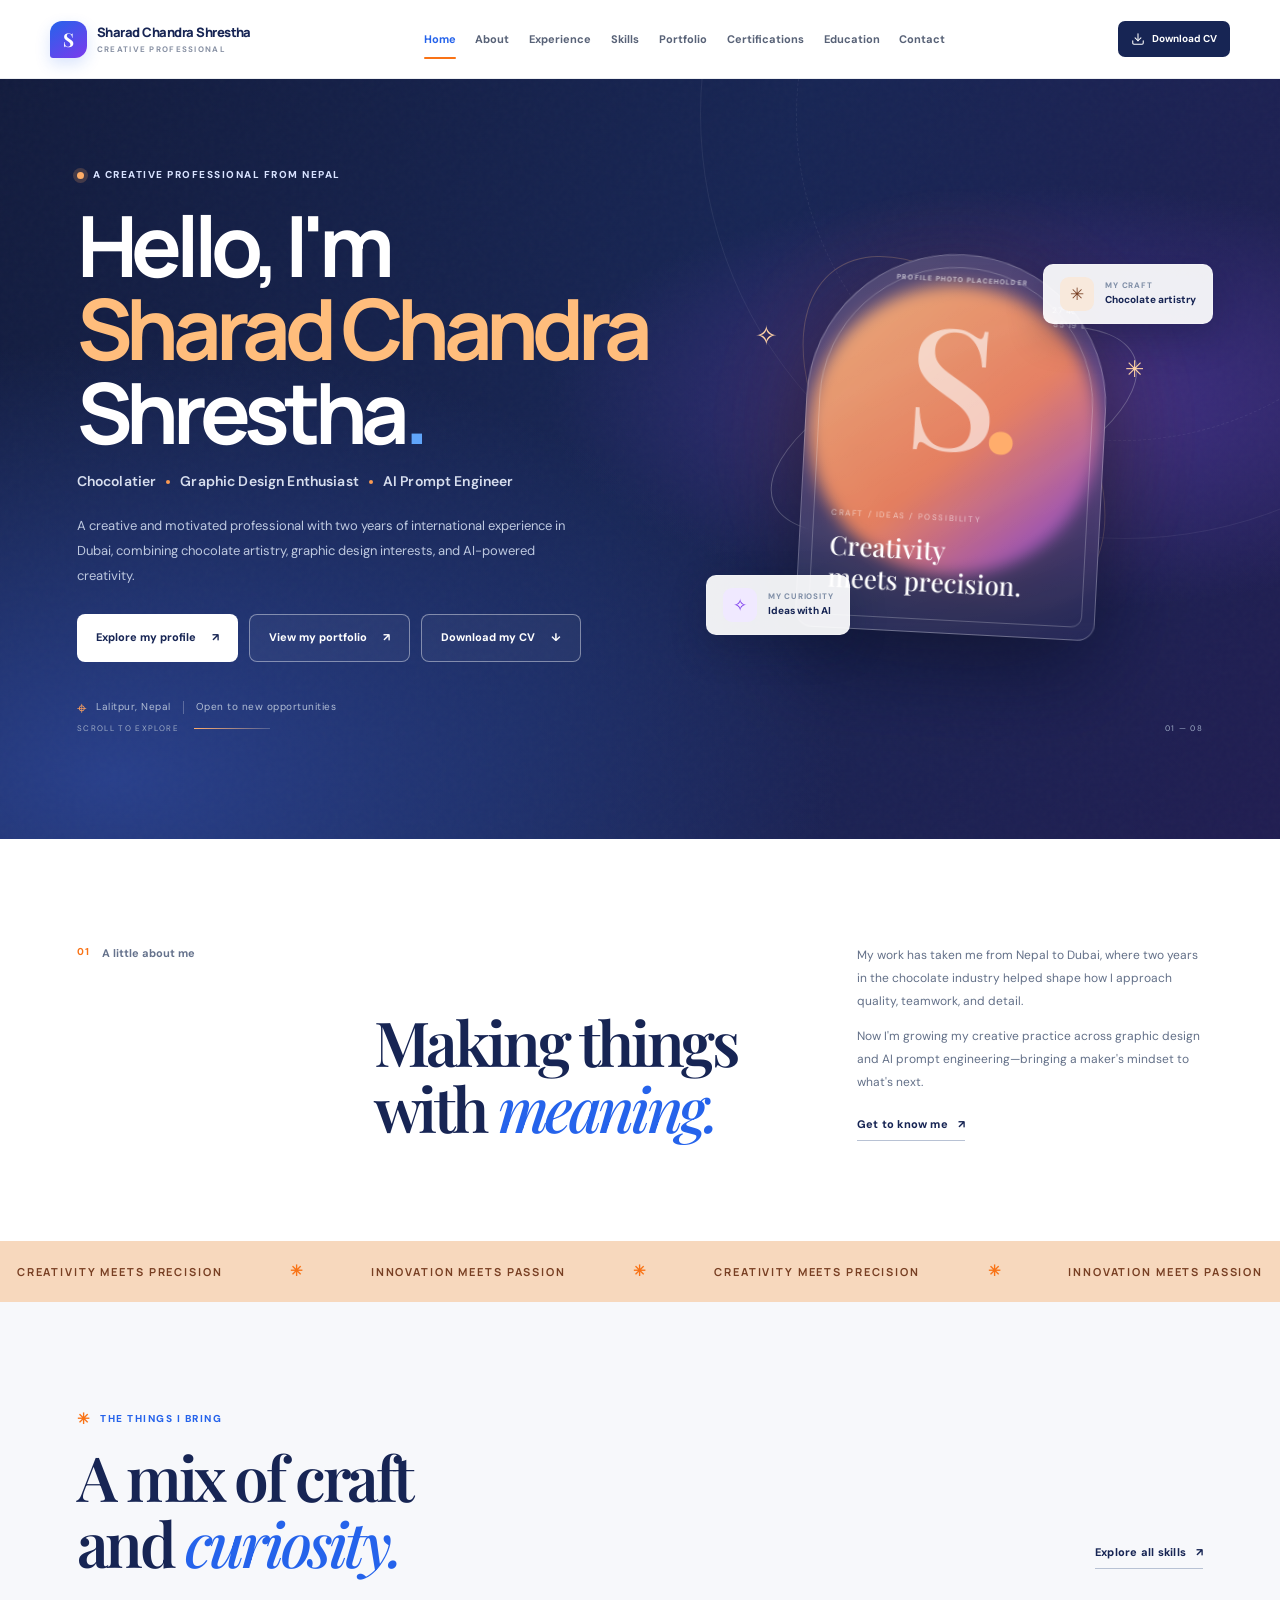
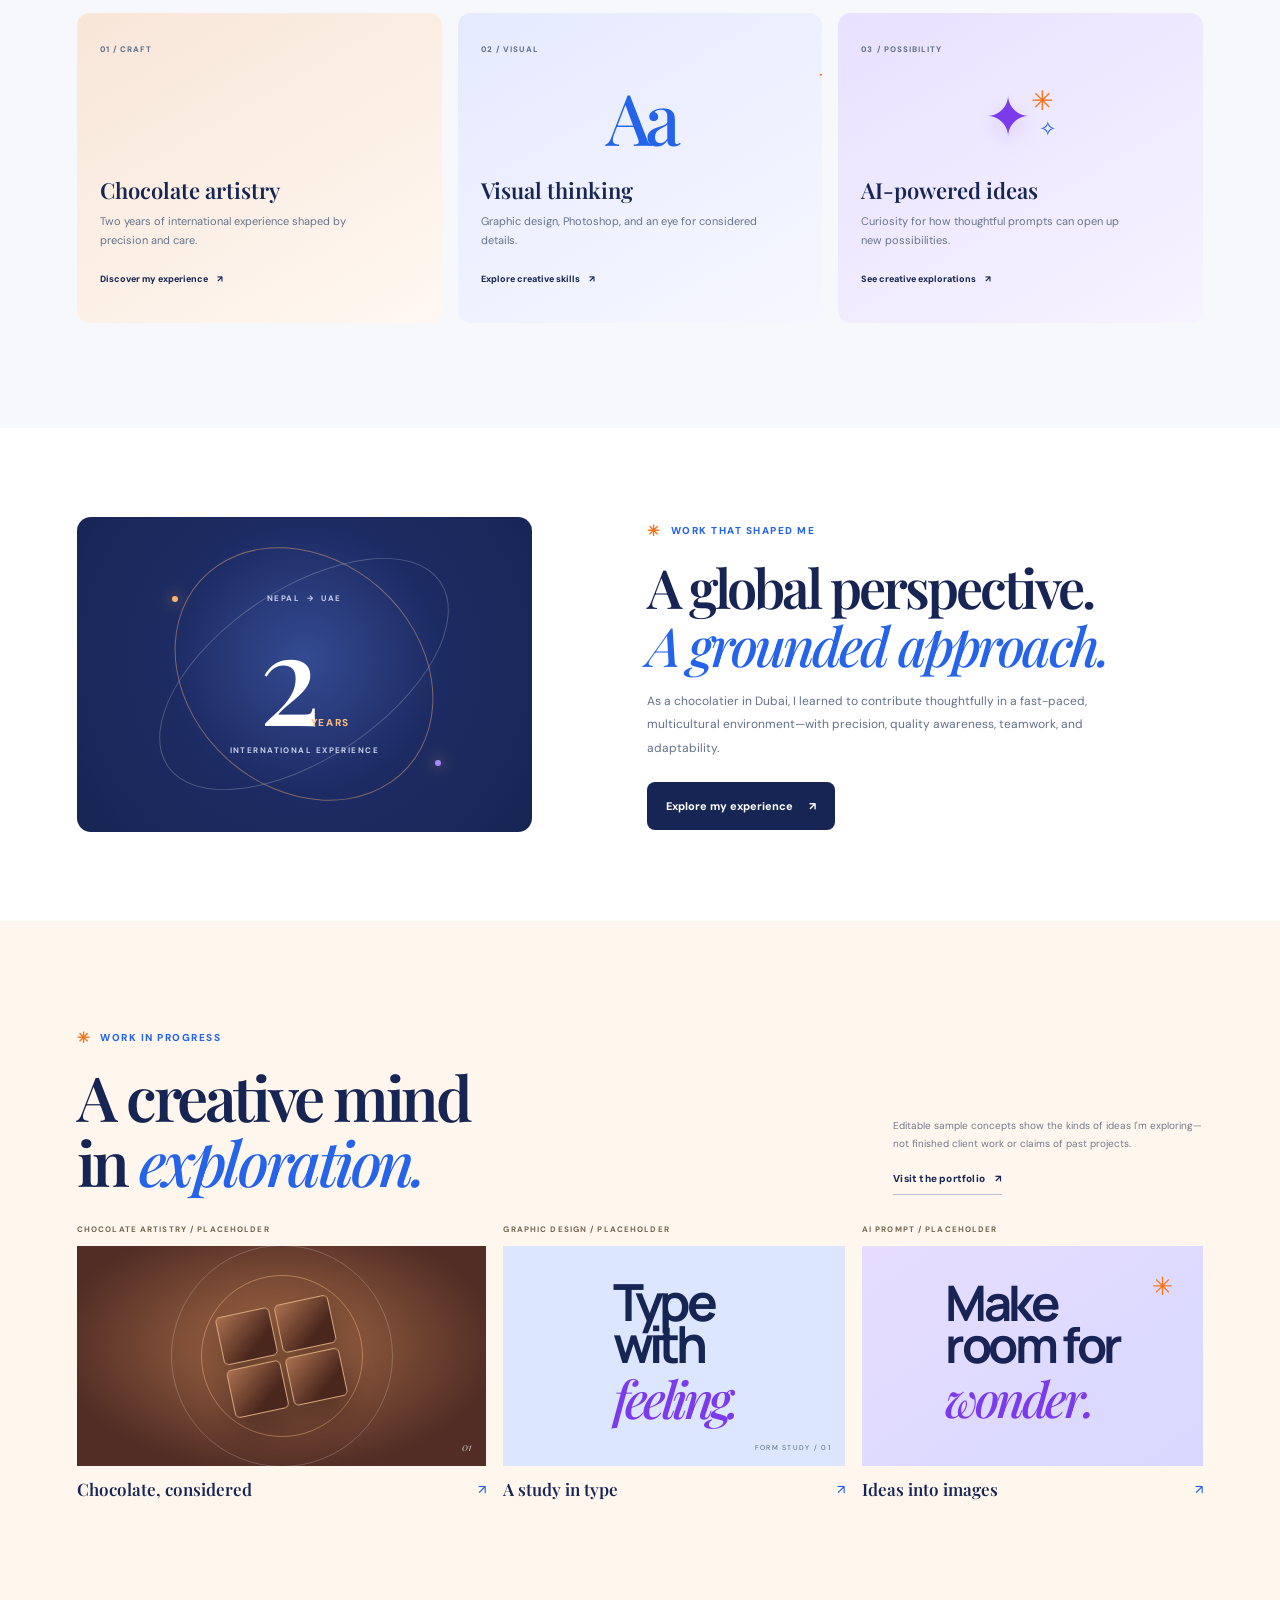
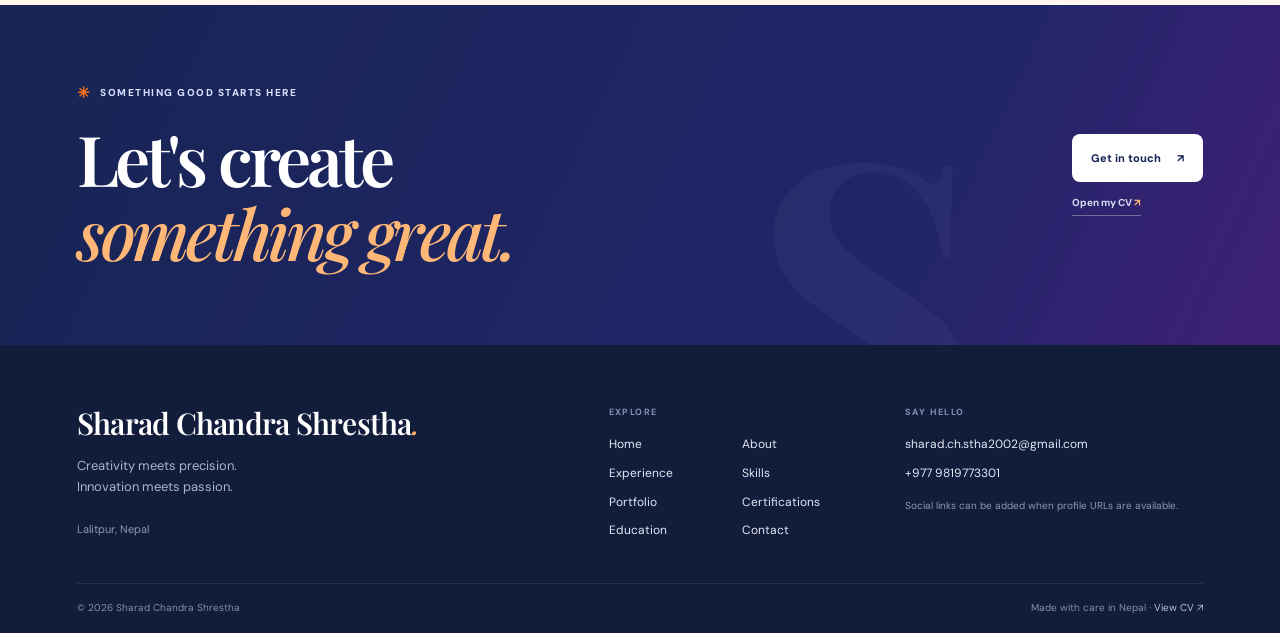
<file: index.html>
<!doctype html>
<html lang="en">
<head>
  <meta charset="utf-8">
  <meta name="viewport" content="width=device-width, initial-scale=1">
  <meta name="theme-color" content="#172554">
  <meta name="description" content="Meet Sharad Chandra Shrestha: chocolatier, graphic design enthusiast, and AI prompt engineer in Lalitpur, Nepal.">
  <title>Sharad Chandra Shrestha — Creativity meets precision</title>
  <link rel="preconnect" href="https://fonts.googleapis.com">
  <link rel="preconnect" href="https://fonts.gstatic.com" crossorigin>
  <link href="https://fonts.googleapis.com/css2?family=DM+Sans:wght@400;500;600;700&family=Manrope:wght@400;500;600;700;800&family=Playfair+Display:ital,wght@0,500;0,600;0,700;1,500;1,600&display=swap" rel="stylesheet">
  <link rel="stylesheet" href="styles.css">
  <script src="app.js" defer></script>
</head>
<body class="page-home" data-depth="0" data-page="home">
  <a class="skip-link" href="#main">Skip to content</a>
  <div id="site-header"></div>
  <main id="main">
    <section class="home-hero">
      <div class="hero-orbit orbit-one" aria-hidden="true"></div>
      <div class="hero-orbit orbit-two" aria-hidden="true"></div>
      <div class="hero-grain" aria-hidden="true"></div>
      <div class="container hero-layout">
        <div class="hero-copy">
          <div class="eyebrow eyebrow-light"><span class="status-dot"></span> A creative professional from Nepal</div>
          <h1 class="hero-title">Hello, I'm<br><span class="name-accent">Sharad Chandra</span><br>Shrestha<span class="period">.</span></h1>
          <p class="hero-roles">Chocolatier <i></i> Graphic Design Enthusiast <i></i> AI Prompt Engineer</p>
          <p class="hero-intro">A creative and motivated professional with two years of international experience in Dubai, combining chocolate artistry, graphic design interests, and AI-powered creativity.</p>
          <div class="hero-actions">
            <a class="button button-light" href="about/">Explore my profile <span aria-hidden="true">↗</span></a>
            <a class="button button-outline-light" href="portfolio/">View my portfolio <span aria-hidden="true">↗</span></a>
            <a class="button button-outline-light" href="assets/Sharad_Chandra_Shrestha_CV.pdf" download>Download my CV <span aria-hidden="true">↓</span></a>
          </div>
          <div class="hero-meta"><span class="meta-pin" aria-hidden="true">⌖</span> Lalitpur, Nepal <span class="meta-divider"></span> Open to new opportunities</div>
        </div>
        <div class="hero-art" role="img" aria-label="Professional profile photograph placeholder. Replace this abstract portrait artwork with a photo.">
          <div class="art-sun"></div><div class="art-ring ring-a"></div><div class="art-ring ring-b"></div>
          <div class="art-frame">
            <span class="art-photo-label">PROFILE PHOTO PLACEHOLDER</span>
            <div class="art-monogram">S<span>.</span></div>
            <div class="art-caption"><span>CRAFT / IDEAS / POSSIBILITY</span><strong>Creativity<br>meets precision.</strong></div>
            <div class="art-coordinate">27°40' N<br>85°19' E</div>
          </div>
          <div class="floating-note note-top"><span class="note-icon note-choco" aria-hidden="true">✳</span><span><small>My craft</small>Chocolate artistry</span></div>
          <div class="floating-note note-bottom"><span class="note-icon note-spark" aria-hidden="true">✧</span><span><small>My curiosity</small>Ideas with AI</span></div>
          <div class="art-star star-one" aria-hidden="true">✳</div><div class="art-star star-two" aria-hidden="true">✧</div>
        </div>
      </div>
      <div class="hero-bottom container"><span>SCROLL TO EXPLORE</span><span class="scroll-line"></span><span>01 — 08</span></div>
    </section>

    <section class="intro-section section-pad">
      <div class="container intro-layout">
        <div class="section-kicker reveal"><span class="kicker-number">01</span> A little about me</div>
        <div class="intro-main reveal">
          <h2>Making things<br>with <em>meaning.</em></h2>
          <div class="intro-description"><p>My work has taken me from Nepal to Dubai, where two years in the chocolate industry helped shape how I approach quality, teamwork, and detail.</p><p>Now I'm growing my creative practice across graphic design and AI prompt engineering—bringing a maker's mindset to what's next.</p><a class="text-link" href="about/">Get to know me <span aria-hidden="true">↗</span></a></div>
        </div>
      </div>
    </section>

    <section class="marquee-band" aria-label="Creativity meets precision, innovation meets passion">
      <div class="marquee-track"><span>CREATIVITY MEETS PRECISION</span><b>✳</b><span>INNOVATION MEETS PASSION</span><b>✳</b><span>CREATIVITY MEETS PRECISION</span><b>✳</b><span>INNOVATION MEETS PASSION</span></div>
    </section>

    <section class="home-skills section-pad">
      <div class="container">
        <div class="section-heading reveal"><div><div class="eyebrow"><span class="eyebrow-mark">✳</span> The things I bring</div><h2>A mix of craft<br>and <em>curiosity.</em></h2></div><a class="text-link" href="skills/">Explore all skills <span aria-hidden="true">↗</span></a></div>
        <div class="preview-grid">
          <article class="preview-card preview-choco reveal"><span class="preview-index">01 / CRAFT</span><div class="preview-symbol chocolate-symbol" aria-hidden="true"><i></i><i></i><i></i><i></i></div><h3>Chocolate artistry</h3><p>Two years of international experience shaped by precision and care.</p><a href="experience/" aria-label="Read about my chocolatier experience">Discover my experience <span aria-hidden="true">↗</span></a></article>
          <article class="preview-card preview-design reveal"><span class="preview-index">02 / VISUAL</span><div class="preview-symbol type-symbol" aria-hidden="true">Aa<span>✳</span></div><h3>Visual thinking</h3><p>Graphic design, Photoshop, and an eye for considered details.</p><a href="skills/" aria-label="Explore my creative skills">Explore creative skills <span aria-hidden="true">↗</span></a></article>
          <article class="preview-card preview-ai reveal"><span class="preview-index">03 / POSSIBILITY</span><div class="preview-symbol ai-symbol" aria-hidden="true"><span>✦</span><span>✳</span><span>✧</span></div><h3>AI-powered ideas</h3><p>Curiosity for how thoughtful prompts can open up new possibilities.</p><a href="portfolio/" aria-label="View my creative explorations">See creative explorations <span aria-hidden="true">↗</span></a></article>
        </div>
      </div>
    </section>

    <section class="experience-preview">
      <div class="container experience-preview-layout">
        <div class="experience-art reveal"><div class="exp-orbit exp-orbit-one"></div><div class="exp-orbit exp-orbit-two"></div><span class="exp-flag">NEPAL&nbsp; → &nbsp;UAE</span><strong>2<small> YEARS</small></strong><span class="exp-location">INTERNATIONAL EXPERIENCE</span></div>
        <div class="experience-copy reveal"><div class="eyebrow"><span class="eyebrow-mark">✳</span> Work that shaped me</div><h2>A global perspective.<br><em>A grounded approach.</em></h2><p>As a chocolatier in Dubai, I learned to contribute thoughtfully in a fast-paced, multicultural environment—with precision, quality awareness, teamwork, and adaptability.</p><a class="button button-dark" href="experience/">Explore my experience <span aria-hidden="true">↗</span></a></div>
      </div>
    </section>

    <section class="portfolio-preview section-pad">
      <div class="container">
        <div class="section-heading reveal"><div><div class="eyebrow"><span class="eyebrow-mark">✳</span> Work in progress</div><h2>A creative mind<br>in <em>exploration.</em></h2></div><div class="heading-aside"><p>Editable sample concepts show the kinds of ideas I'm exploring—not finished client work or claims of past projects.</p><a class="text-link" href="portfolio/">Visit the portfolio <span aria-hidden="true">↗</span></a></div></div>
        <div class="home-project-row">
          <a class="home-project home-project-one reveal" href="portfolio/chocolate-study/"><span class="project-label">CHOCOLATE ARTISTRY / PLACEHOLDER</span><div class="home-art-chocolate"><div class="choco-piece"><i></i><i></i><i></i><i></i></div><span>01</span></div><span class="project-title">Chocolate, considered <b aria-hidden="true">↗</b></span></a>
          <a class="home-project home-project-two reveal" href="portfolio/type-study/"><span class="project-label">GRAPHIC DESIGN / PLACEHOLDER</span><div class="home-art-type"><span>Type<br>with<br><em>feeling.</em></span><i>FORM STUDY / 01</i></div><span class="project-title">A study in type <b aria-hidden="true">↗</b></span></a>
          <a class="home-project home-project-three reveal" href="portfolio/prompt-study/"><span class="project-label">AI PROMPT / PLACEHOLDER</span><div class="home-art-prompt"><span>Make<br>room for<br><em>wonder.</em></span><i>✳</i></div><span class="project-title">Ideas into images <b aria-hidden="true">↗</b></span></a>
        </div>
      </div>
    </section>

    <section class="home-cta">
      <div class="container cta-layout reveal"><div><div class="eyebrow eyebrow-light"><span class="eyebrow-mark">✳</span> Something good starts here</div><h2>Let's create<br><em>something great.</em></h2></div><div class="cta-actions"><a class="button button-light" href="contact/">Get in touch <span aria-hidden="true">↗</span></a><a class="cv-text-link" href="assets/Sharad_Chandra_Shrestha_CV.pdf" target="_blank" rel="noopener">Open my CV <span aria-hidden="true">↗</span></a></div><div class="cta-decoration" aria-hidden="true">S.</div></div>
    </section>
  </main>
  <div id="site-footer"></div>
</body>
</html>
</file>
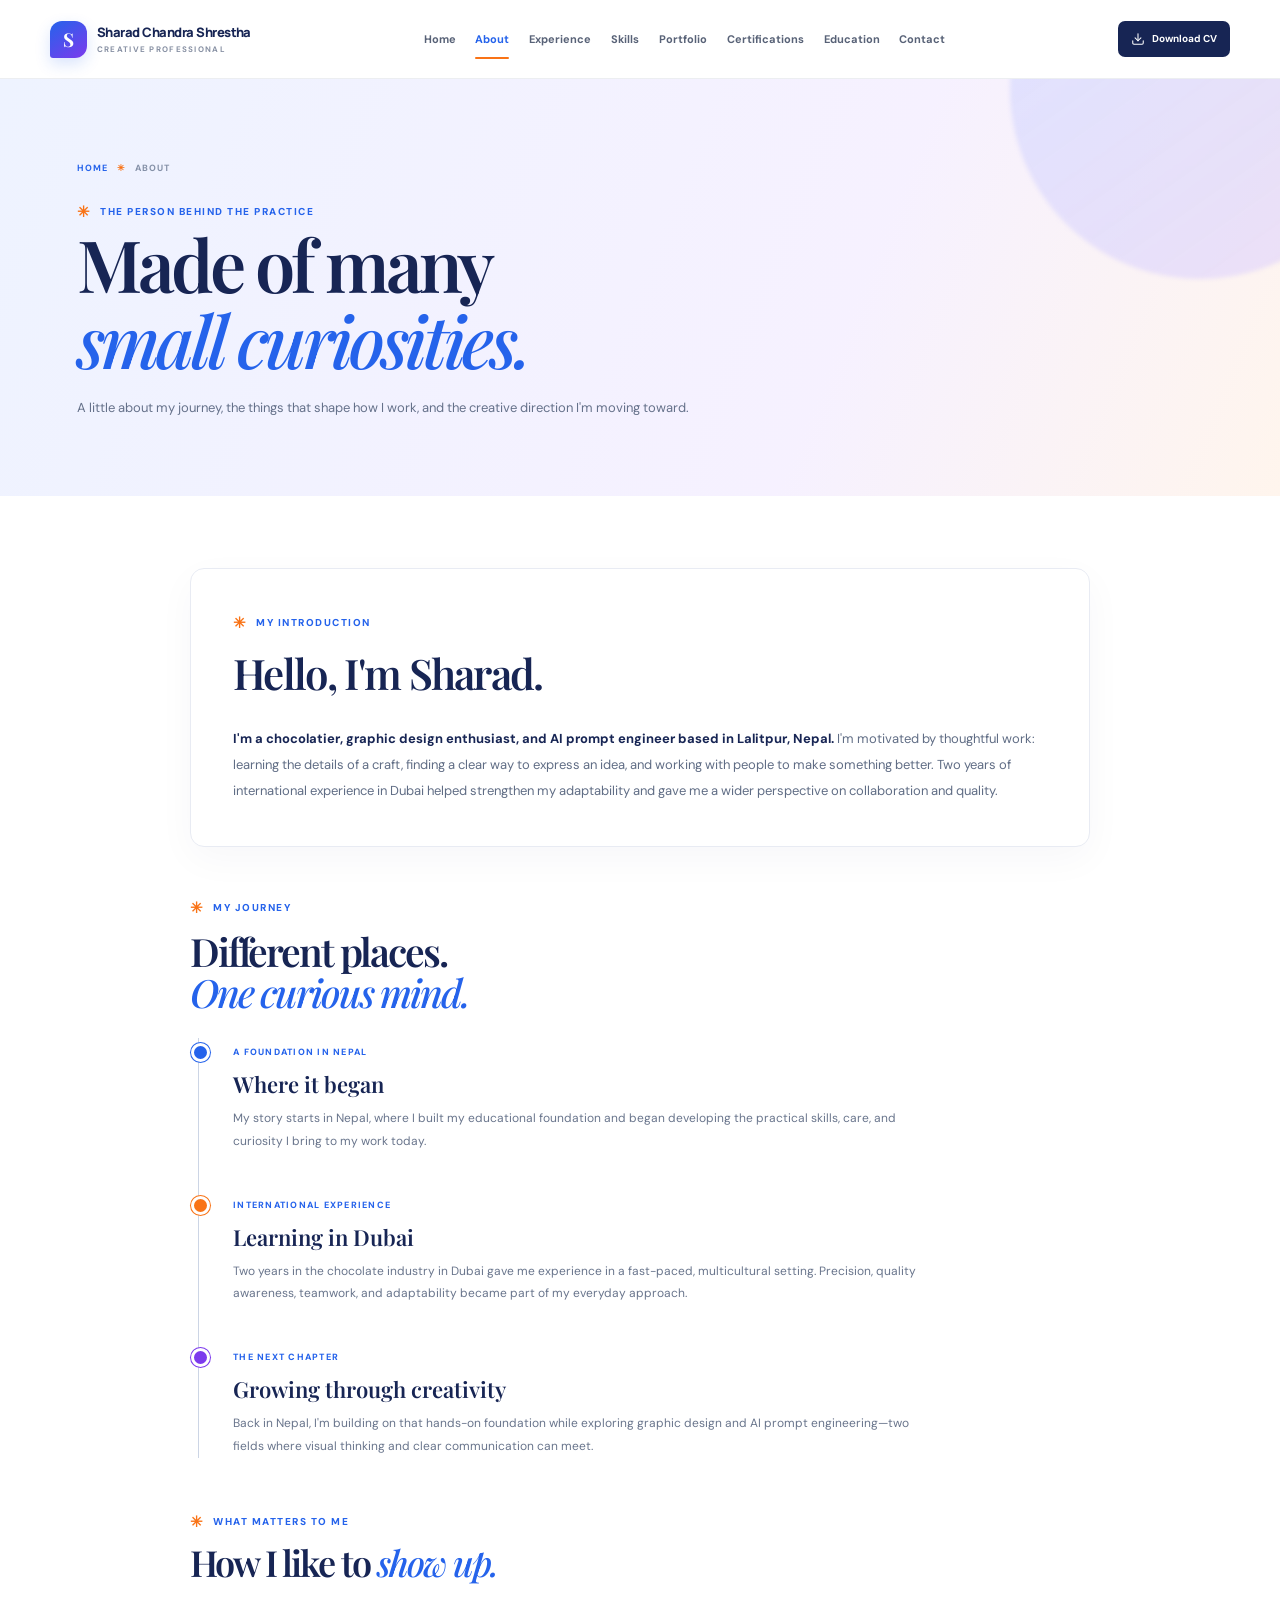
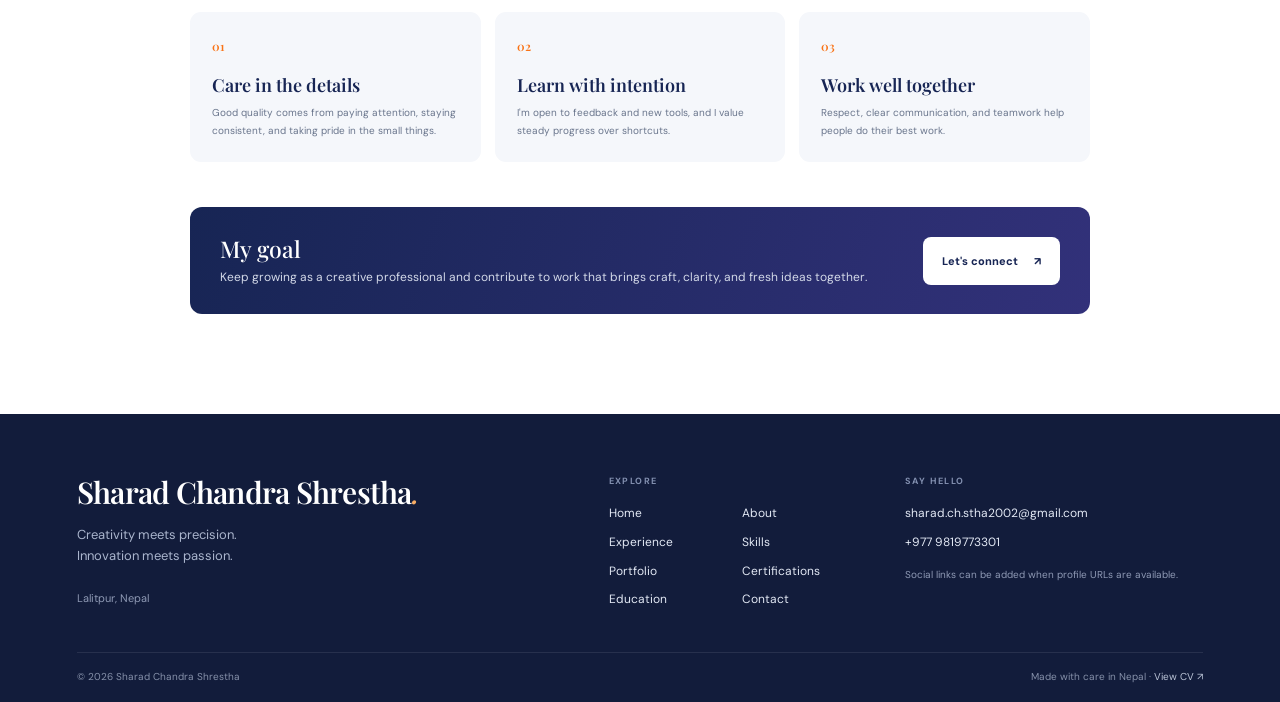
<file: about/index.html>
<!doctype html>
<html lang="en">
<head>
  <meta charset="utf-8"><meta name="viewport" content="width=device-width, initial-scale=1">
  <meta name="theme-color" content="#172554">
  <meta name="description" content="Learn about Sharad Chandra Shrestha, his journey from Nepal to Dubai, creative interests, values, and goals.">
  <title>About Sharad — Sharad Chandra Shrestha</title>
  <link rel="preconnect" href="https://fonts.googleapis.com"><link rel="preconnect" href="https://fonts.gstatic.com" crossorigin>
  <link href="https://fonts.googleapis.com/css2?family=DM+Sans:wght@400;500;600;700&family=Manrope:wght@400;500;600;700;800&family=Playfair+Display:ital,wght@0,500;0,600;1,500&display=swap" rel="stylesheet">
  <link rel="stylesheet" href="../styles.css"><script src="../app.js" defer></script>
</head>
<body class="page-about" data-depth="1" data-page="about">
  <a class="skip-link" href="#main">Skip to content</a><div id="site-header"></div>
  <main id="main">
    <section class="page-hero"><div class="container">
      <div class="breadcrumb"><a href="../">Home</a><span>✳</span> About</div>
      <div class="eyebrow"><span class="eyebrow-mark">✳</span> The person behind the practice</div>
      <h1 class="page-title">Made of many<br><em>small curiosities.</em></h1>
      <p class="page-lede">A little about my journey, the things that shape how I work, and the creative direction I'm moving toward.</p>
    </div></section>
    <section class="page-content"><div class="container">
      <div class="content-narrow">
        <article class="soft-panel reveal">
          <div class="eyebrow"><span class="eyebrow-mark">✳</span> My introduction</div>
          <h2 class="content-heading" style="margin-top:13px">Hello, I'm Sharad.</h2>
          <p class="page-intro"><strong>I'm a chocolatier, graphic design enthusiast, and AI prompt engineer based in Lalitpur, Nepal.</strong> I'm motivated by thoughtful work: learning the details of a craft, finding a clear way to express an idea, and working with people to make something better. Two years of international experience in Dubai helped strengthen my adaptability and gave me a wider perspective on collaboration and quality.</p>
        </article>
        <div class="section-heading reveal" style="margin:49px 0 24px"><div><div class="eyebrow"><span class="eyebrow-mark">✳</span> My journey</div><h2 style="margin-top:10px;font-size:39px">Different places.<br><em>One curious mind.</em></h2></div></div>
        <div class="timeline">
          <article class="timeline-item reveal"><span class="timeline-label">A foundation in Nepal</span><h3>Where it began</h3><p>My story starts in Nepal, where I built my educational foundation and began developing the practical skills, care, and curiosity I bring to my work today.</p></article>
          <article class="timeline-item reveal"><span class="timeline-label">International experience</span><h3>Learning in Dubai</h3><p>Two years in the chocolate industry in Dubai gave me experience in a fast-paced, multicultural setting. Precision, quality awareness, teamwork, and adaptability became part of my everyday approach.</p></article>
          <article class="timeline-item reveal"><span class="timeline-label">The next chapter</span><h3>Growing through creativity</h3><p>Back in Nepal, I'm building on that hands-on foundation while exploring graphic design and AI prompt engineering—two fields where visual thinking and clear communication can meet.</p></article>
        </div>
        <div class="section-heading reveal" style="margin:52px 0 21px"><div><div class="eyebrow"><span class="eyebrow-mark">✳</span> What matters to me</div><h2 style="margin-top:9px;font-size:36px">How I like to <em>show up.</em></h2></div></div>
        <div class="value-grid">
          <article class="value-card reveal"><span>01</span><h3>Care in the details</h3><p>Good quality comes from paying attention, staying consistent, and taking pride in the small things.</p></article>
          <article class="value-card reveal"><span>02</span><h3>Learn with intention</h3><p>I'm open to feedback and new tools, and I value steady progress over shortcuts.</p></article>
          <article class="value-card reveal"><span>03</span><h3>Work well together</h3><p>Respect, clear communication, and teamwork help people do their best work.</p></article>
        </div>
        <div class="page-banner reveal"><div><strong>My goal</strong><p>Keep growing as a creative professional and contribute to work that brings craft, clarity, and fresh ideas together.</p></div><a class="button button-light" href="../contact/">Let's connect <span aria-hidden="true">↗</span></a></div>
      </div>
    </div></section>
  </main><div id="site-footer"></div>
</body>
</html>
</file>
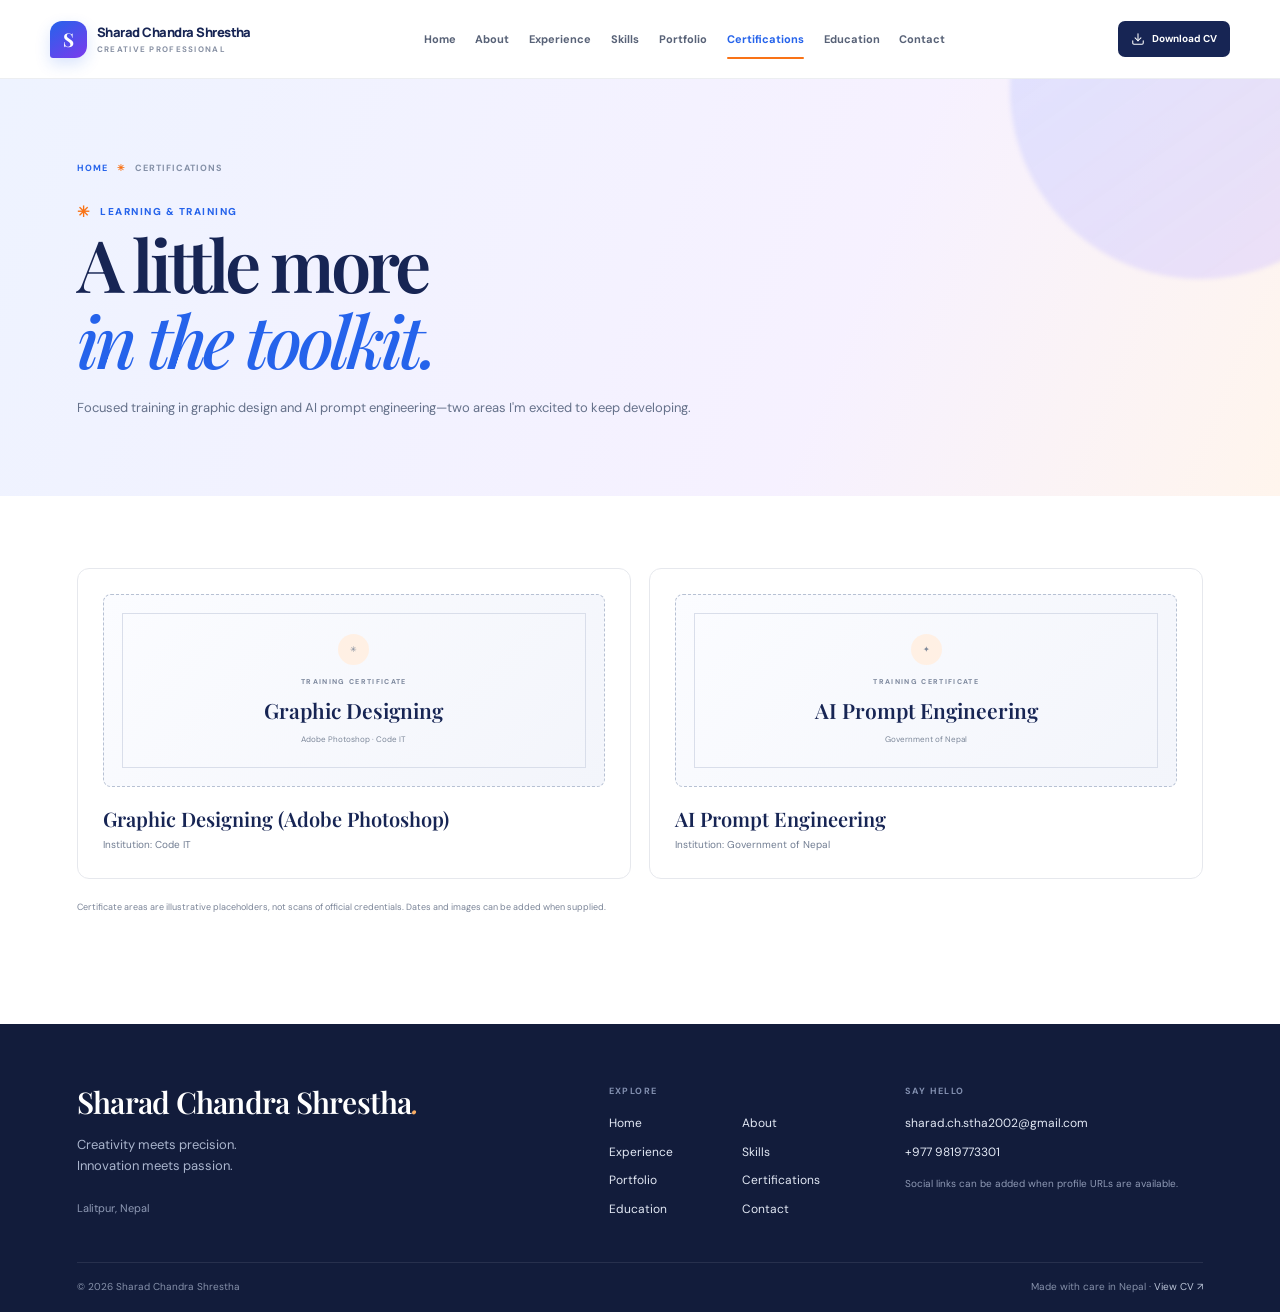
<file: certifications/index.html>
<!doctype html>
<html lang="en">
<head>
  <meta charset="utf-8"><meta name="viewport" content="width=device-width, initial-scale=1">
  <meta name="theme-color" content="#172554"><meta name="description" content="Graphic design and AI prompt engineering training completed by Sharad Chandra Shrestha.">
  <title>Certifications &amp; Training — Sharad Chandra Shrestha</title>
  <link rel="preconnect" href="https://fonts.googleapis.com"><link rel="preconnect" href="https://fonts.gstatic.com" crossorigin>
  <link href="https://fonts.googleapis.com/css2?family=DM+Sans:wght@400;500;600;700&family=Manrope:wght@400;500;600;700;800&family=Playfair+Display:ital,wght@0,500;0,600;1,500&display=swap" rel="stylesheet">
  <link rel="stylesheet" href="../styles.css"><script src="../app.js" defer></script>
</head>
<body class="page-certifications" data-depth="1" data-page="certifications">
  <a class="skip-link" href="#main">Skip to content</a><div id="site-header"></div>
  <main id="main">
    <section class="page-hero"><div class="container">
      <div class="breadcrumb"><a href="../">Home</a><span>✳</span> Certifications</div>
      <div class="eyebrow"><span class="eyebrow-mark">✳</span> Learning &amp; training</div>
      <h1 class="page-title">A little more<br><em>in the toolkit.</em></h1>
      <p class="page-lede">Focused training in graphic design and AI prompt engineering—two areas I'm excited to keep developing.</p>
    </div></section>
    <section class="page-content"><div class="container">
      <div class="certificate-grid">
        <article class="certificate-card reveal">
          <div class="certificate-placeholder" role="img" aria-label="Certificate artwork placeholder"><div class="certificate-inner"><span class="certificate-seal">✳</span><small>TRAINING CERTIFICATE</small><strong>Graphic Designing</strong><span>Adobe Photoshop · Code IT</span></div></div>
          <h3>Graphic Designing (Adobe Photoshop)</h3><p>Institution: Code IT</p>
        </article>
        <article class="certificate-card reveal">
          <div class="certificate-placeholder" role="img" aria-label="Certificate artwork placeholder"><div class="certificate-inner"><span class="certificate-seal">✦</span><small>TRAINING CERTIFICATE</small><strong>AI Prompt Engineering</strong><span>Government of Nepal</span></div></div>
          <h3>AI Prompt Engineering</h3><p>Institution: Government of Nepal</p>
        </article>
      </div>
      <p class="credential-note">Certificate areas are illustrative placeholders, not scans of official credentials. Dates and images can be added when supplied.</p>
    </div></section>
  </main><div id="site-footer"></div>
</body>
</html>
</file>
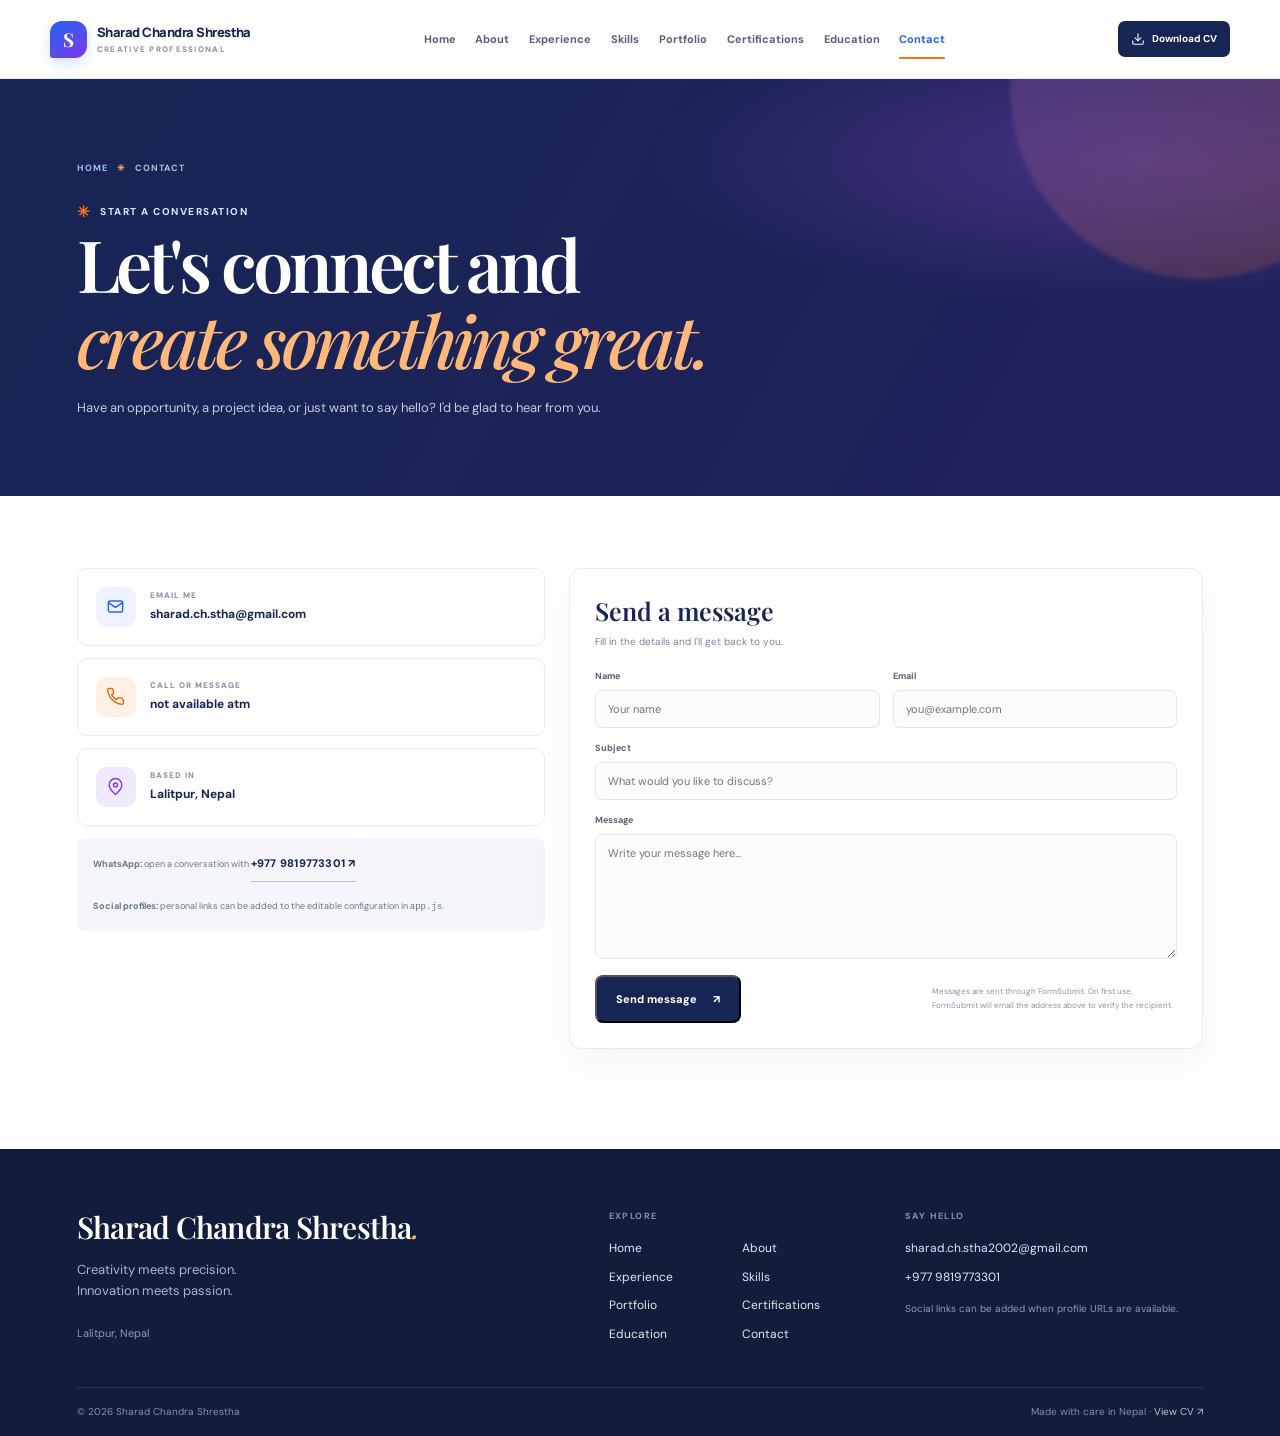
<file: contact/index.html>
<!doctype html>
<html lang="en">
<head>
  <meta charset="utf-8"><meta name="viewport" content="width=device-width, initial-scale=1">
  <meta name="theme-color" content="#172554"><meta name="description" content="Contact Sharad Chandra Shrestha in Lalitpur, Nepal, to discuss an opportunity or creative collaboration.">
  <title>Contact — Sharad Chandra Shrestha</title>
  <link rel="preconnect" href="https://fonts.googleapis.com"><link rel="preconnect" href="https://fonts.gstatic.com" crossorigin>
  <link href="https://fonts.googleapis.com/css2?family=DM+Sans:wght@400;500;600;700&family=Manrope:wght@400;500;600;700;800&family=Playfair+Display:ital,wght@0,500;0,600;1,500&display=swap" rel="stylesheet">
  <link rel="stylesheet" href="../styles.css"><script src="../app.js" defer></script>
</head>
<body class="page-contact" data-depth="1" data-page="contact">
  <a class="skip-link" href="#main">Skip to content</a><div id="site-header"></div>
  <main id="main">
    <section class="page-hero contact-hero"><div class="container">
      <div class="breadcrumb"><a href="../">Home</a><span>✳</span> Contact</div>
      <div class="eyebrow eyebrow-light"><span class="eyebrow-mark">✳</span> Start a conversation</div>
      <h1 class="page-title">Let's connect and<br><em>create something great.</em></h1>
      <p class="page-lede">Have an opportunity, a project idea, or just want to say hello? I'd be glad to hear from you.</p>
    </div></section>
    <section class="page-content"><div class="container contact-layout">
      <div class="contact-info">
        <a class="contact-card reveal" href="mailto:sharad.ch.stha@gmail.com"><span class="contact-card-icon"><svg viewBox="0 0 24 24" fill="none" stroke="currentColor" stroke-width="1.8" stroke-linecap="round" stroke-linejoin="round" aria-hidden="true"><rect x="3" y="5" width="18" height="14" rx="2"/><path d="m3 7 9 6 9-6"/></svg></span><span><small>Email me</small><strong>sharad.ch.stha@gmail.com</strong></span></a>
        <a class="contact-card reveal" href="not availabe atm"><span class="contact-card-icon"><svg viewBox="0 0 24 24" fill="none" stroke="currentColor" stroke-width="1.8" stroke-linecap="round" stroke-linejoin="round" aria-hidden="true"><path d="M22 16.9v3a2 2 0 0 1-2.2 2 19.8 19.8 0 0 1-8.6-3.1 19.4 19.4 0 0 1-6-6A19.8 19.8 0 0 1 2.1 4.2 2 2 0 0 1 4.1 2h3a2 2 0 0 1 2 1.7l.5 2.8a2 2 0 0 1-.6 1.9L7.1 10a16 16 0 0 0 6 6l1.6-1.9a2 2 0 0 1 1.9-.6l2.8.5a2 2 0 0 1 1.6 1.9Z"/></svg></span><span><small>Call or message</small><strong>not available atm</strong></span></a>
        <div class="contact-card reveal"><span class="contact-card-icon"><svg viewBox="0 0 24 24" fill="none" stroke="currentColor" stroke-width="1.8" stroke-linecap="round" stroke-linejoin="round" aria-hidden="true"><path d="M20 10c0 5-8 12-8 12S4 15 4 10a8 8 0 1 1 16 0Z"/><circle cx="12" cy="10" r="2.5"/></svg></span><span><small>Based in</small><strong>Lalitpur, Nepal</strong></span></div>
        <div class="social-edit-note reveal"><strong>WhatsApp:</strong> open a conversation with <a class="text-link" href="" target="_blank" rel="noopener">+977 9819773301 ↗</a><br><br><strong>Social profiles:</strong> personal links can be added to the editable configuration in <code>app.js</code>.</div>
      </div>
      <form class="contact-form-card reveal" action="https://formsubmit.co/sharad.ch.stha@gmail.com" method="POST">
        <h2>Send a message</h2><p>Fill in the details and I'll get back to you.</p>
        <input type="hidden" name="_subject" value="Portfolio contact — Sharad Chandra Shrestha">
        <input type="hidden" name="_template" value="table">
        <div class="form-grid">
          <div class="form-field"><label for="contact-name">Name</label><input id="contact-name" name="name" autocomplete="name" required placeholder="Your name"></div>
          <div class="form-field"><label for="contact-email">Email</label><input id="contact-email" name="email" type="email" autocomplete="email" required placeholder="you@example.com"></div>
          <div class="form-field full"><label for="contact-subject">Subject</label><input id="contact-subject" name="subject" required placeholder="What would you like to discuss?"></div>
          <div class="form-field full"><label for="contact-message">Message</label><textarea id="contact-message" name="message" required placeholder="Write your message here..."></textarea></div>
        </div>
        <div class="form-foot"><button class="button button-dark" type="submit">Send message <span aria-hidden="true">↗</span></button><span class="form-note">Messages are sent through FormSubmit. On first use, FormSubmit will email the address above to verify the recipient.</span></div>
      </form>
    </div></section>
  </main><div id="site-footer"></div>
</body>
</html>
</file>
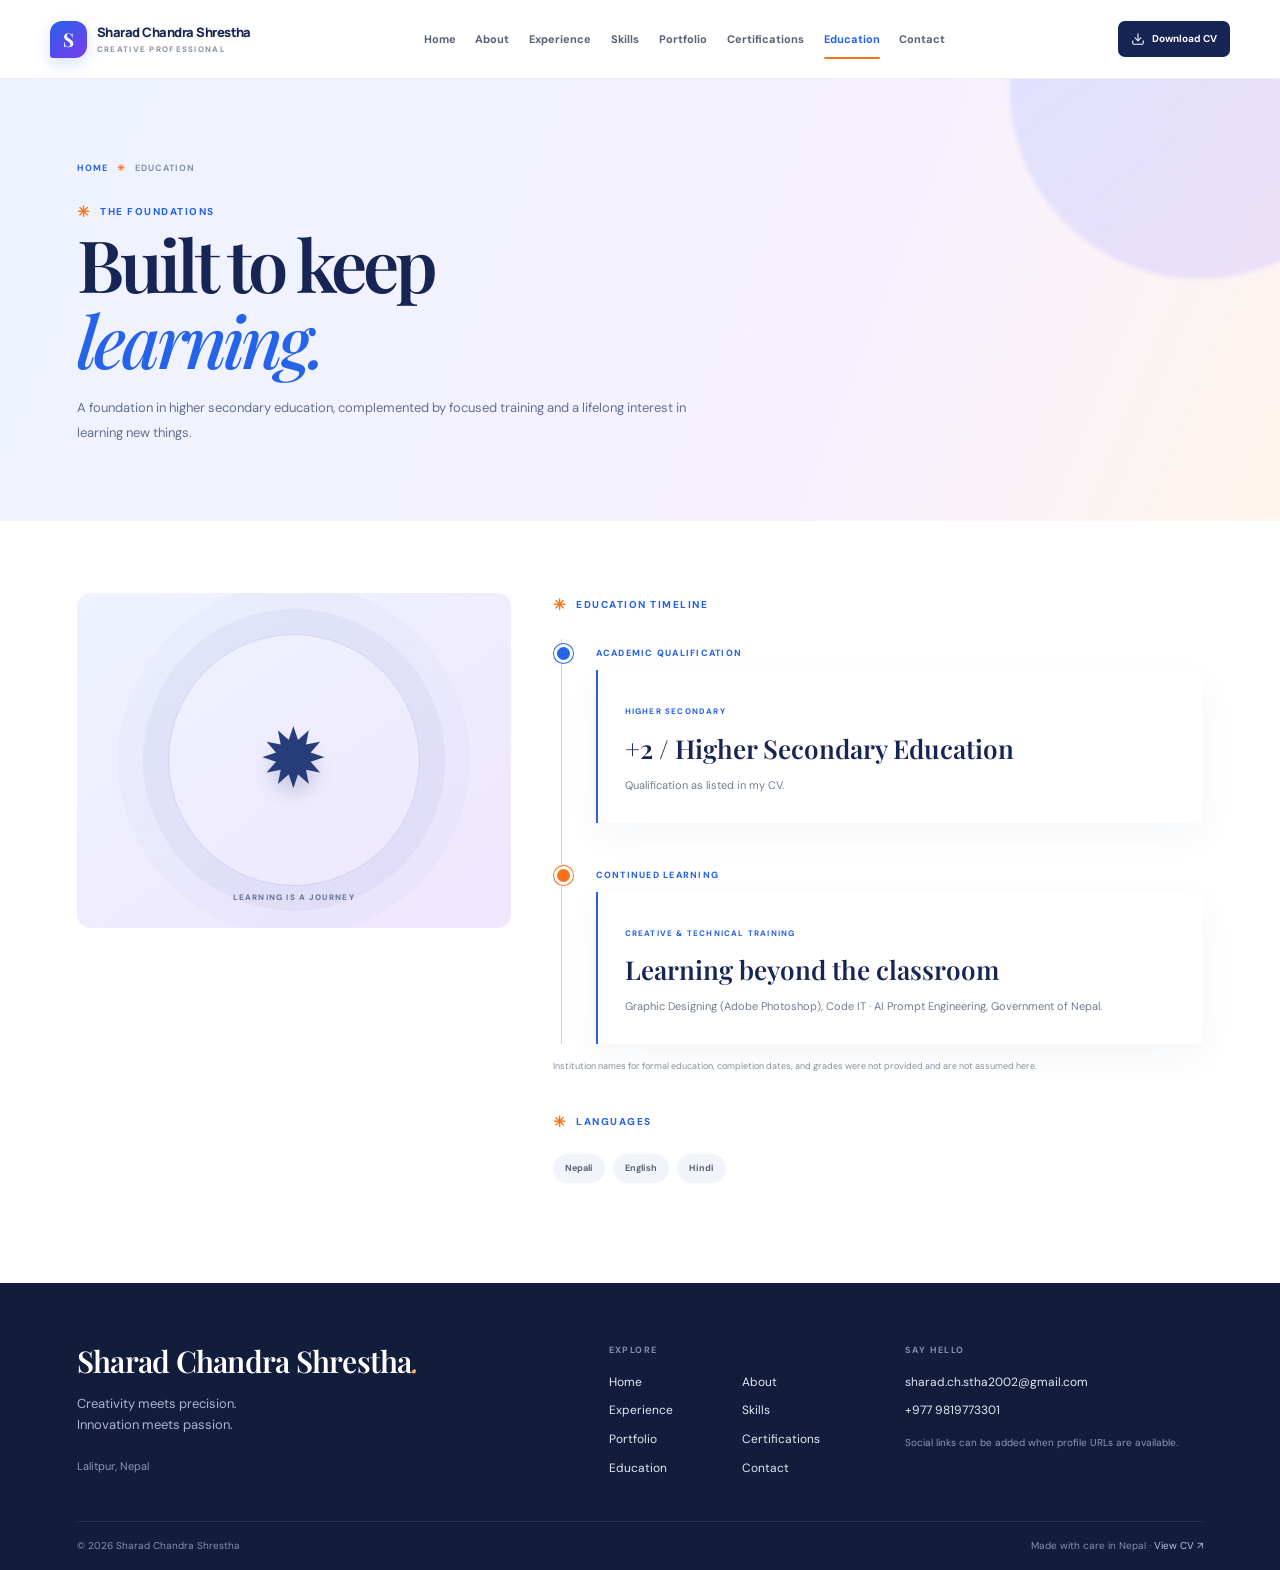
<file: education/index.html>
<!doctype html>
<html lang="en">
<head>
  <meta charset="utf-8"><meta name="viewport" content="width=device-width, initial-scale=1">
  <meta name="theme-color" content="#172554"><meta name="description" content="Sharad Chandra Shrestha's educational background and languages.">
  <title>Education — Sharad Chandra Shrestha</title>
  <link rel="preconnect" href="https://fonts.googleapis.com"><link rel="preconnect" href="https://fonts.gstatic.com" crossorigin>
  <link href="https://fonts.googleapis.com/css2?family=DM+Sans:wght@400;500;600;700&family=Manrope:wght@400;500;600;700;800&family=Playfair+Display:ital,wght@0,500;0,600;1,500&display=swap" rel="stylesheet">
  <link rel="stylesheet" href="../styles.css"><script src="../app.js" defer></script>
</head>
<body class="page-education" data-depth="1" data-page="education">
  <a class="skip-link" href="#main">Skip to content</a><div id="site-header"></div>
  <main id="main">
    <section class="page-hero"><div class="container">
      <div class="breadcrumb"><a href="../">Home</a><span>✳</span> Education</div>
      <div class="eyebrow"><span class="eyebrow-mark">✳</span> The foundations</div>
      <h1 class="page-title">Built to keep<br><em>learning.</em></h1>
      <p class="page-lede">A foundation in higher secondary education, complemented by focused training and a lifelong interest in learning new things.</p>
    </div></section>
    <section class="page-content"><div class="container">
      <div class="education-layout">
        <div class="edu-illustration reveal" role="img" aria-label="Graduation cap illustration"><span class="edu-cap" aria-hidden="true">✹</span><small>LEARNING IS A JOURNEY</small></div>
        <div>
          <div class="eyebrow reveal"><span class="eyebrow-mark">✳</span> Education timeline</div>
          <div class="timeline" style="margin-top:22px">
            <article class="timeline-item reveal">
              <span class="timeline-label">Academic qualification</span>
              <div class="education-card"><span class="edu-label">Higher secondary</span><h2>+2 / Higher Secondary Education</h2><p>Qualification as listed in my CV.</p></div>
            </article>
            <article class="timeline-item reveal">
              <span class="timeline-label">Continued learning</span>
              <div class="education-card"><span class="edu-label">Creative &amp; technical training</span><h2>Learning beyond the classroom</h2><p>Graphic Designing (Adobe Photoshop), Code IT · AI Prompt Engineering, Government of Nepal.</p></div>
            </article>
          </div>
          <p class="education-note">Institution names for formal education, completion dates, and grades were not provided and are not assumed here.</p>
          <div class="eyebrow reveal" style="margin-top:36px"><span class="eyebrow-mark">✳</span> Languages</div>
          <div class="language-row reveal"><span class="language-pill">Nepali</span><span class="language-pill">English</span><span class="language-pill">Hindi</span></div>
        </div>
      </div>
    </div></section>
  </main><div id="site-footer"></div>
</body>
</html>
</file>
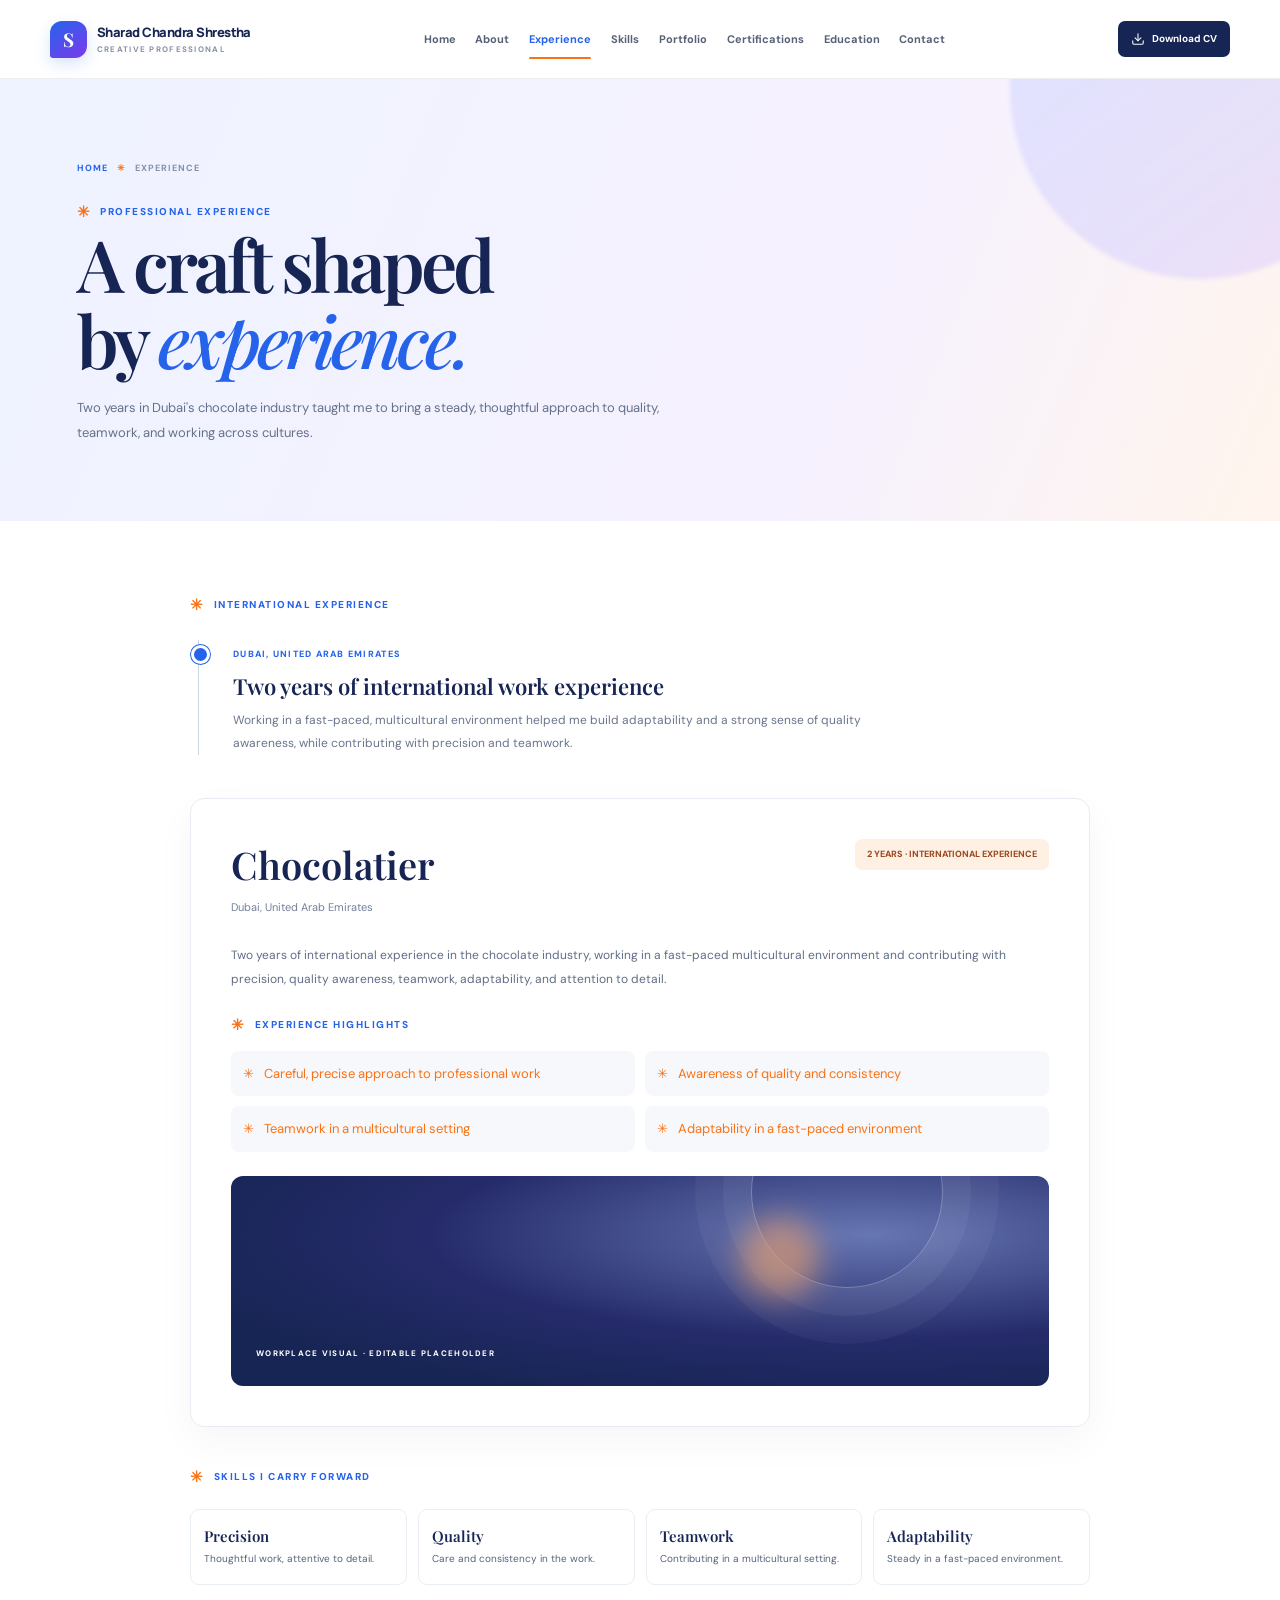
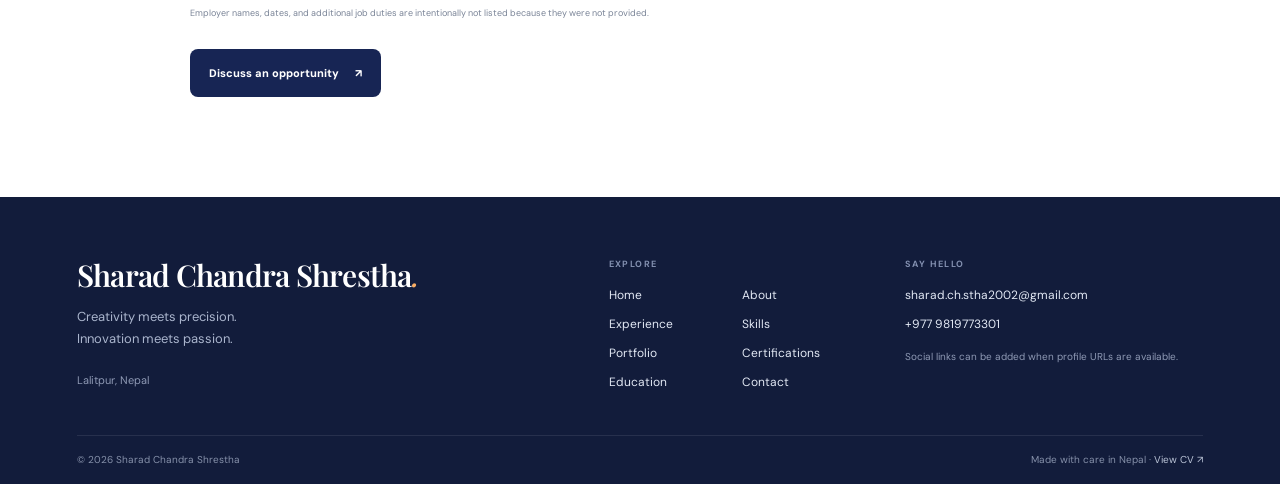
<file: experience/index.html>
<!doctype html>
<html lang="en">
<head>
  <meta charset="utf-8"><meta name="viewport" content="width=device-width, initial-scale=1">
  <meta name="theme-color" content="#172554"><meta name="description" content="Sharad Chandra Shrestha's professional experience as a chocolatier in Dubai, UAE.">
  <title>Experience — Sharad Chandra Shrestha</title>
  <link rel="preconnect" href="https://fonts.googleapis.com"><link rel="preconnect" href="https://fonts.gstatic.com" crossorigin>
  <link href="https://fonts.googleapis.com/css2?family=DM+Sans:wght@400;500;600;700&family=Manrope:wght@400;500;600;700;800&family=Playfair+Display:ital,wght@0,500;0,600;1,500&display=swap" rel="stylesheet">
  <link rel="stylesheet" href="../styles.css"><script src="../app.js" defer></script>
</head>
<body class="page-experience" data-depth="1" data-page="experience">
  <a class="skip-link" href="#main">Skip to content</a><div id="site-header"></div>
  <main id="main">
    <section class="page-hero"><div class="container">
      <div class="breadcrumb"><a href="../">Home</a><span>✳</span> Experience</div>
      <div class="eyebrow"><span class="eyebrow-mark">✳</span> Professional experience</div>
      <h1 class="page-title">A craft shaped<br>by <em>experience.</em></h1>
      <p class="page-lede">Two years in Dubai's chocolate industry taught me to bring a steady, thoughtful approach to quality, teamwork, and working across cultures.</p>
    </div></section>
    <section class="page-content"><div class="container content-narrow">
      <div class="eyebrow reveal"><span class="eyebrow-mark">✳</span> International experience</div>
      <div class="timeline" style="margin-top:23px;margin-bottom:43px">
        <article class="timeline-item reveal"><span class="timeline-label">Dubai, United Arab Emirates</span><h3>Two years of international work experience</h3><p>Working in a fast-paced, multicultural environment helped me build adaptability and a strong sense of quality awareness, while contributing with precision and teamwork.</p></article>
      </div>
      <article class="experience-card reveal">
        <div class="experience-card-head"><div><h2>Chocolatier</h2><p class="place">Dubai, United Arab Emirates</p></div><span class="period-badge">2 YEARS · INTERNATIONAL EXPERIENCE</span></div>
        <p>Two years of international experience in the chocolate industry, working in a fast-paced multicultural environment and contributing with precision, quality awareness, teamwork, adaptability, and attention to detail.</p>
        <div class="eyebrow"><span class="eyebrow-mark">✳</span> Experience highlights</div>
        <div class="responsibility-list" style="margin-top:13px">
          <div class="responsibility"><span>✳</span><span>Careful, precise approach to professional work</span></div>
          <div class="responsibility"><span>✳</span><span>Awareness of quality and consistency</span></div>
          <div class="responsibility"><span>✳</span><span>Teamwork in a multicultural setting</span></div>
          <div class="responsibility"><span>✳</span><span>Adaptability in a fast-paced environment</span></div>
        </div>
        <div class="workplace-placeholder" role="img" aria-label="Abstract visual placeholder representing international professional experience"><span>WORKPLACE VISUAL · EDITABLE PLACEHOLDER</span></div>
      </article>
      <div class="eyebrow reveal" style="margin-top:38px"><span class="eyebrow-mark">✳</span> Skills I carry forward</div>
      <div class="transfer-grid">
        <div class="transfer-card reveal"><b>Precision</b>Thoughtful work, attentive to detail.</div>
        <div class="transfer-card reveal"><b>Quality</b>Care and consistency in the work.</div>
        <div class="transfer-card reveal"><b>Teamwork</b>Contributing in a multicultural setting.</div>
        <div class="transfer-card reveal"><b>Adaptability</b>Steady in a fast-paced environment.</div>
      </div>
      <p class="credential-note">Employer names, dates, and additional job duties are intentionally not listed because they were not provided.</p>
      <div class="page-cta"><a class="button button-dark" href="../contact/">Discuss an opportunity <span aria-hidden="true">↗</span></a></div>
    </div></section>
  </main><div id="site-footer"></div>
</body>
</html>
</file>
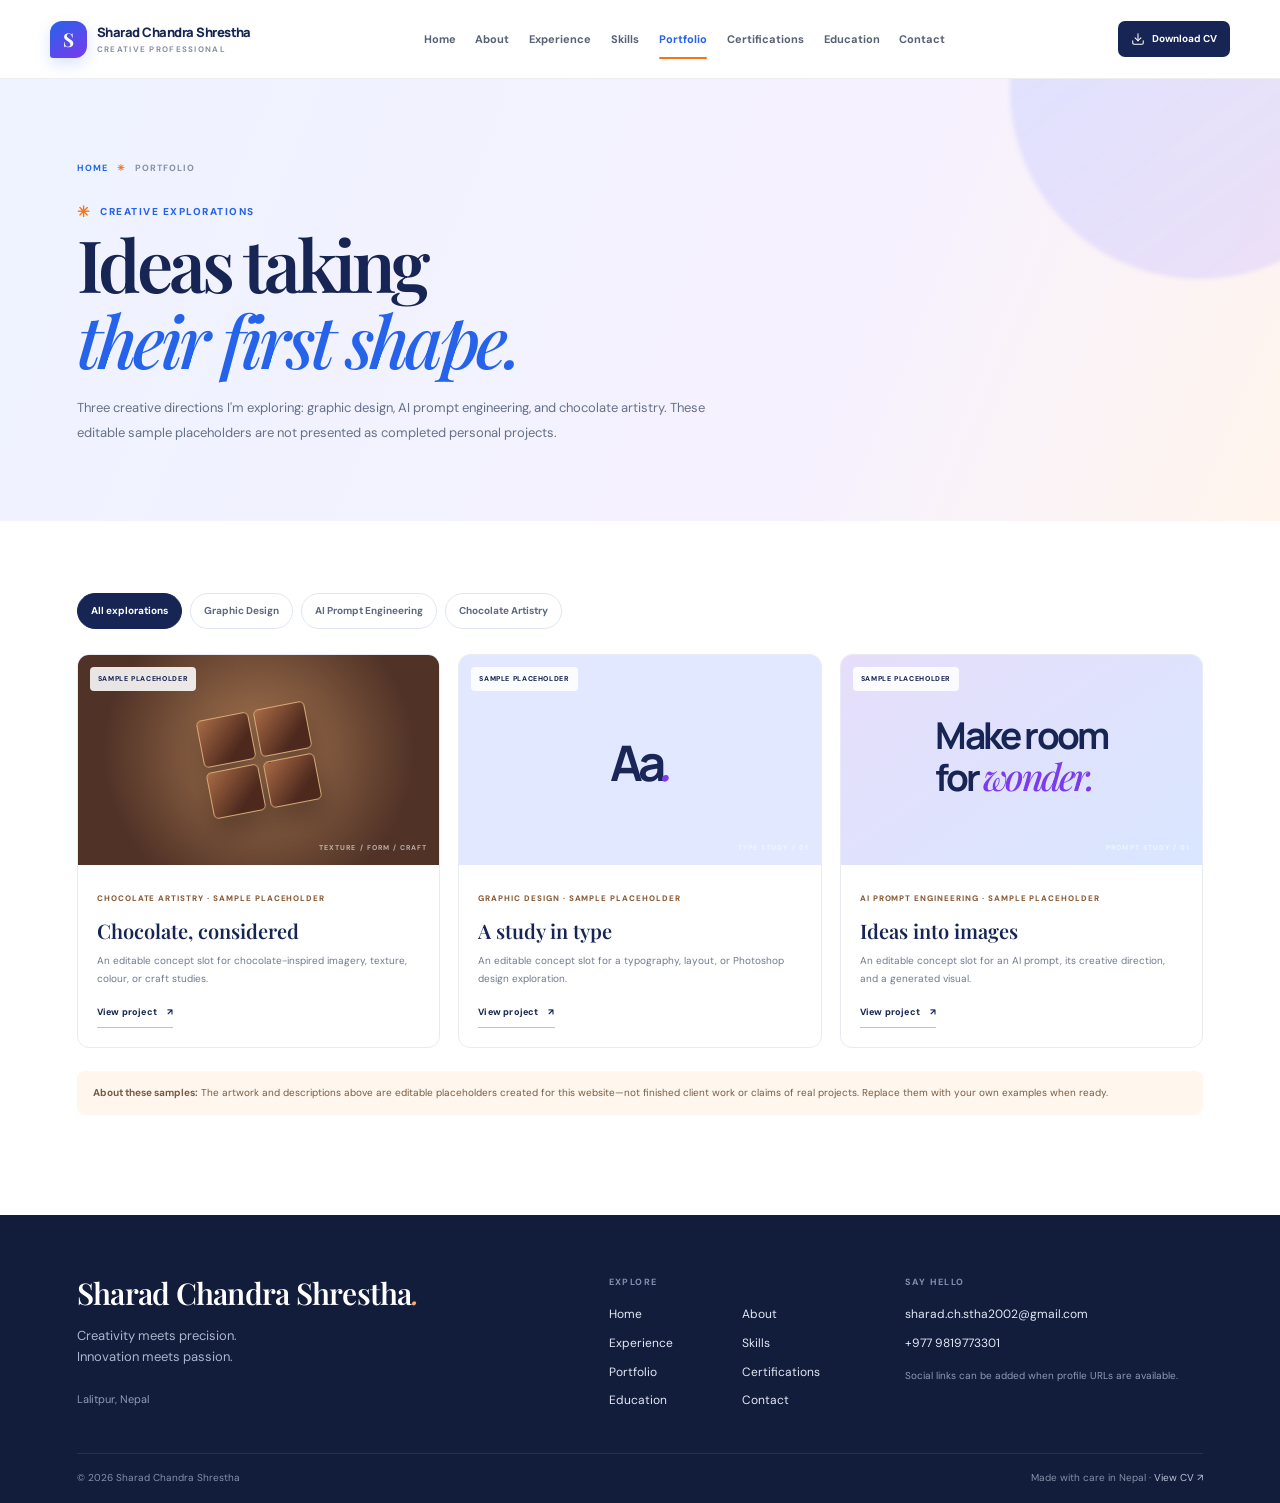
<file: portfolio/index.html>
<!doctype html>
<html lang="en">
<head>
  <meta charset="utf-8"><meta name="viewport" content="width=device-width, initial-scale=1">
  <meta name="theme-color" content="#172554"><meta name="description" content="A gallery of editable placeholder concepts for Sharad Chandra Shrestha's graphic design, AI prompt, and chocolate artistry interests.">
  <title>Portfolio — Sharad Chandra Shrestha</title>
  <link rel="preconnect" href="https://fonts.googleapis.com"><link rel="preconnect" href="https://fonts.gstatic.com" crossorigin>
  <link href="https://fonts.googleapis.com/css2?family=DM+Sans:wght@400;500;600;700&family=Manrope:wght@400;500;600;700;800&family=Playfair+Display:ital,wght@0,500;0,600;1,500&display=swap" rel="stylesheet">
  <link rel="stylesheet" href="../styles.css"><script src="../app.js" defer></script>
</head>
<body class="page-portfolio" data-depth="1" data-page="portfolio">
  <a class="skip-link" href="#main">Skip to content</a><div id="site-header"></div>
  <main id="main">
    <section class="page-hero"><div class="container">
      <div class="breadcrumb"><a href="../">Home</a><span>✳</span> Portfolio</div>
      <div class="eyebrow"><span class="eyebrow-mark">✳</span> Creative explorations</div>
      <h1 class="page-title">Ideas taking<br><em>their first shape.</em></h1>
      <p class="page-lede">Three creative directions I'm exploring: graphic design, AI prompt engineering, and chocolate artistry. These editable sample placeholders are not presented as completed personal projects.</p>
    </div></section>
    <section class="page-content"><div class="container">
      <div class="portfolio-filter reveal" role="group" aria-label="Filter portfolio projects">
        <button class="filter-button" type="button" data-filter="all" aria-pressed="true">All explorations</button>
        <button class="filter-button" type="button" data-filter="design" aria-pressed="false">Graphic Design</button>
        <button class="filter-button" type="button" data-filter="prompt" aria-pressed="false">AI Prompt Engineering</button>
        <button class="filter-button" type="button" data-filter="chocolate" aria-pressed="false">Chocolate Artistry</button>
      </div>
      <div class="portfolio-grid">
        <article class="portfolio-card reveal" data-category="chocolate">
          <div class="portfolio-visual art-chocolate"><div class="visual-chocolate"><i></i><i></i><i></i><i></i></div><span class="visual-label">TEXTURE / FORM / CRAFT</span></div>
          <div class="portfolio-card-body"><span class="portfolio-category">Chocolate Artistry · Sample placeholder</span><h3>Chocolate, considered</h3><p>An editable concept slot for chocolate-inspired imagery, texture, colour, or craft studies.</p><a class="text-link" href="chocolate-study/">View project <span aria-hidden="true">↗</span></a></div>
        </article>
        <article class="portfolio-card reveal" data-category="design">
          <div class="portfolio-visual art-design"><span class="visual-type">Aa<em>.</em></span><span class="visual-label">TYPE STUDY / 01</span></div>
          <div class="portfolio-card-body"><span class="portfolio-category">Graphic Design · Sample placeholder</span><h3>A study in type</h3><p>An editable concept slot for a typography, layout, or Photoshop design exploration.</p><a class="text-link" href="type-study/">View project <span aria-hidden="true">↗</span></a></div>
        </article>
        <article class="portfolio-card reveal" data-category="prompt">
          <div class="portfolio-visual art-prompt"><span class="visual-prompt">Make room<br>for <em>wonder.</em></span><span class="visual-label">PROMPT STUDY / 01</span></div>
          <div class="portfolio-card-body"><span class="portfolio-category">AI Prompt Engineering · Sample placeholder</span><h3>Ideas into images</h3><p>An editable concept slot for an AI prompt, its creative direction, and a generated visual.</p><a class="text-link" href="prompt-study/">View project <span aria-hidden="true">↗</span></a></div>
        </article>
      </div>
      <p class="project-disclaimer reveal"><strong>About these samples:</strong> The artwork and descriptions above are editable placeholders created for this website—not finished client work or claims of real projects. Replace them with your own examples when ready.</p>
    </div></section>
  </main><div id="site-footer"></div>
</body>
</html>
</file>
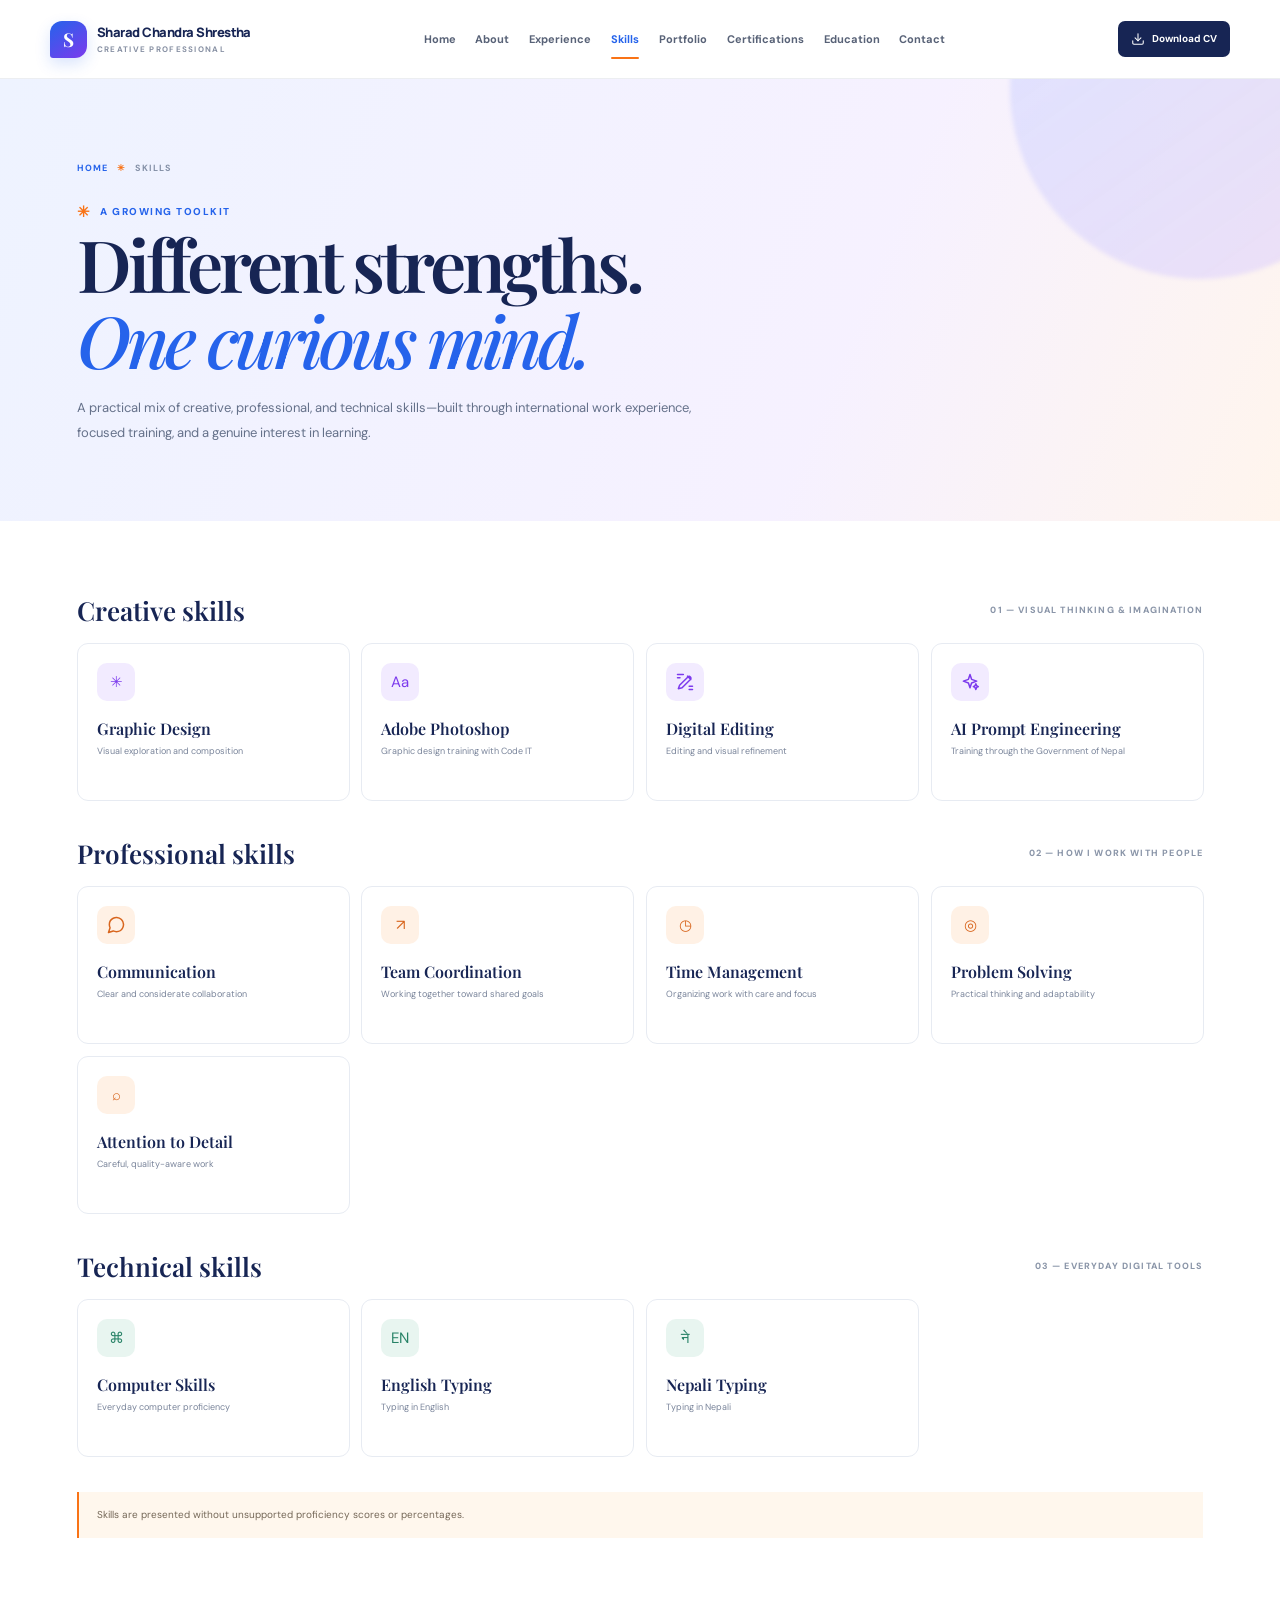
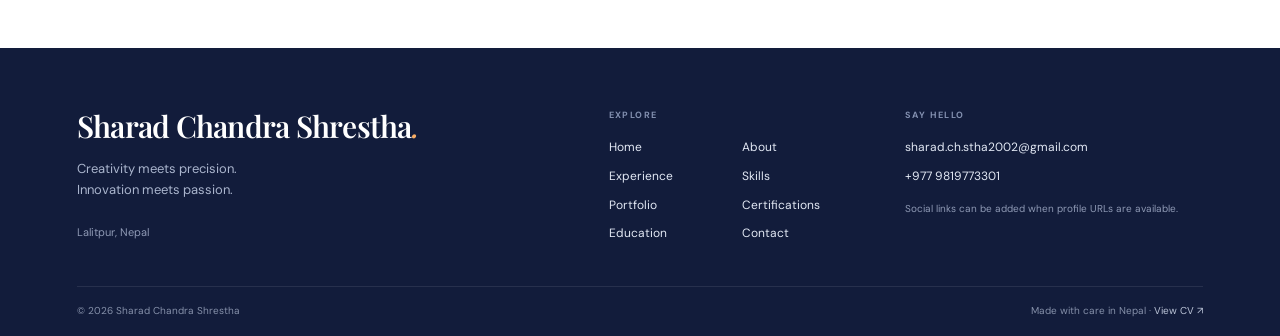
<file: skills/index.html>
<!doctype html>
<html lang="en">
<head>
  <meta charset="utf-8"><meta name="viewport" content="width=device-width, initial-scale=1">
  <meta name="theme-color" content="#172554"><meta name="description" content="Explore Sharad Chandra Shrestha's creative, professional, and technical skills.">
  <title>Skills — Sharad Chandra Shrestha</title>
  <link rel="preconnect" href="https://fonts.googleapis.com"><link rel="preconnect" href="https://fonts.gstatic.com" crossorigin>
  <link href="https://fonts.googleapis.com/css2?family=DM+Sans:wght@400;500;600;700&family=Manrope:wght@400;500;600;700;800&family=Playfair+Display:ital,wght@0,500;0,600;1,500&display=swap" rel="stylesheet">
  <link rel="stylesheet" href="../styles.css"><script src="../app.js" defer></script>
</head>
<body class="page-skills" data-depth="1" data-page="skills">
  <a class="skip-link" href="#main">Skip to content</a><div id="site-header"></div>
  <main id="main">
    <section class="page-hero"><div class="container">
      <div class="breadcrumb"><a href="../">Home</a><span>✳</span> Skills</div>
      <div class="eyebrow"><span class="eyebrow-mark">✳</span> A growing toolkit</div>
      <h1 class="page-title">Different strengths.<br><em>One curious mind.</em></h1>
      <p class="page-lede">A practical mix of creative, professional, and technical skills—built through international work experience, focused training, and a genuine interest in learning.</p>
    </div></section>
    <section class="page-content"><div class="container">
      <section class="skill-category category-creative">
        <div class="category-head reveal"><h2>Creative skills</h2><span>01 — Visual thinking &amp; imagination</span></div>
        <div class="skill-cards">
          <article class="skill-card"><div class="skill-icon">✳</div><h3>Graphic Design</h3><p>Visual exploration and composition</p></article>
          <article class="skill-card"><div class="skill-icon">Aa</div><h3>Adobe Photoshop</h3><p>Graphic design training with Code IT</p></article>
          <article class="skill-card"><div class="skill-icon"><svg viewBox="0 0 24 24" fill="none" stroke="currentColor" stroke-width="1.8" stroke-linecap="round" stroke-linejoin="round" aria-hidden="true"><path d="m15 5 4 4M4 20l4.5-1 10-10a2.1 2.1 0 0 0-3-3l-10 10L4 20Z"/><path d="M3 3h7M3 7h3M17 17h4M17 21h4"/></svg></div><h3>Digital Editing</h3><p>Editing and visual refinement</p></article>
          <article class="skill-card"><div class="skill-icon"><svg viewBox="0 0 24 24" fill="none" stroke="currentColor" stroke-width="1.8" stroke-linecap="round" stroke-linejoin="round" aria-hidden="true"><path d="m12 3 1.9 5.8L20 11l-6.1 2.2L12 19l-1.9-5.8L4 11l6.1-2.2L12 3Z"/><path d="m19 14 1 2.5 2 1-2 1L19 21l-1-2.5-2-1 2-1 1-2.5Z"/></svg></div><h3>AI Prompt Engineering</h3><p>Training through the Government of Nepal</p></article>
        </div>
      </section>
      <section class="skill-category category-professional">
        <div class="category-head reveal"><h2>Professional skills</h2><span>02 — How I work with people</span></div>
        <div class="skill-cards">
          <article class="skill-card"><div class="skill-icon"><svg viewBox="0 0 24 24" fill="none" stroke="currentColor" stroke-width="1.8" stroke-linecap="round" stroke-linejoin="round" aria-hidden="true"><path d="M21 11.5a8.4 8.4 0 0 1-.9 3.8 8.5 8.5 0 0 1-7.6 4.7 8.4 8.4 0 0 1-3.8-.9L3 21l1.9-5.7a8.4 8.4 0 0 1-.9-3.8 8.5 8.5 0 0 1 4.7-7.6 8.4 8.4 0 0 1 3.8-.9h.5a8.5 8.5 0 0 1 8 8v.5Z"/></svg></div><h3>Communication</h3><p>Clear and considerate collaboration</p></article>
          <article class="skill-card"><div class="skill-icon">↗</div><h3>Team Coordination</h3><p>Working together toward shared goals</p></article>
          <article class="skill-card"><div class="skill-icon">◷</div><h3>Time Management</h3><p>Organizing work with care and focus</p></article>
          <article class="skill-card"><div class="skill-icon">◎</div><h3>Problem Solving</h3><p>Practical thinking and adaptability</p></article>
          <article class="skill-card"><div class="skill-icon">⌕</div><h3>Attention to Detail</h3><p>Careful, quality-aware work</p></article>
        </div>
      </section>
      <section class="skill-category category-technical">
        <div class="category-head reveal"><h2>Technical skills</h2><span>03 — Everyday digital tools</span></div>
        <div class="skill-cards">
          <article class="skill-card"><div class="skill-icon">⌘</div><h3>Computer Skills</h3><p>Everyday computer proficiency</p></article>
          <article class="skill-card"><div class="skill-icon">EN</div><h3>English Typing</h3><p>Typing in English</p></article>
          <article class="skill-card"><div class="skill-icon">ने</div><h3>Nepali Typing</h3><p>Typing in Nepali</p></article>
        </div>
      </section>
      <p class="skill-footnote reveal">Skills are presented without unsupported proficiency scores or percentages.</p>
    </div></section>
  </main><div id="site-footer"></div>
</body>
</html>
</file>
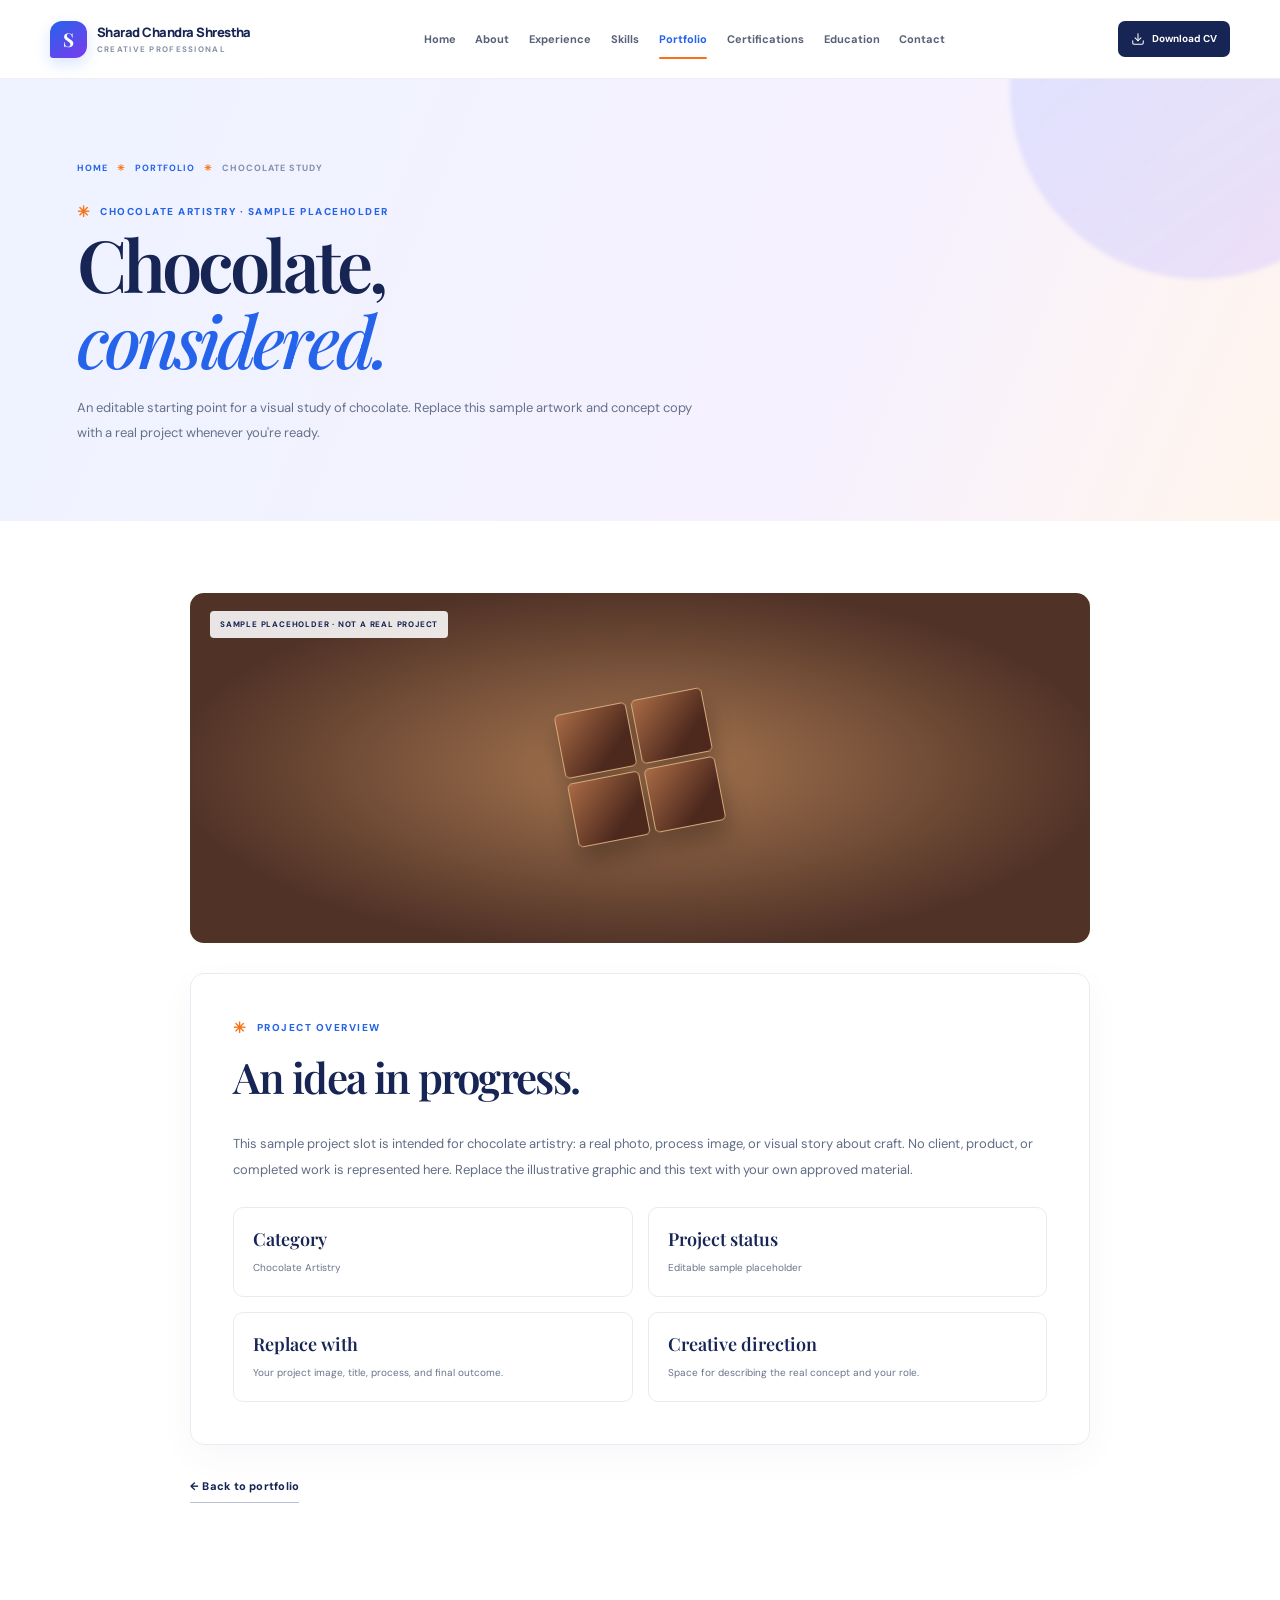
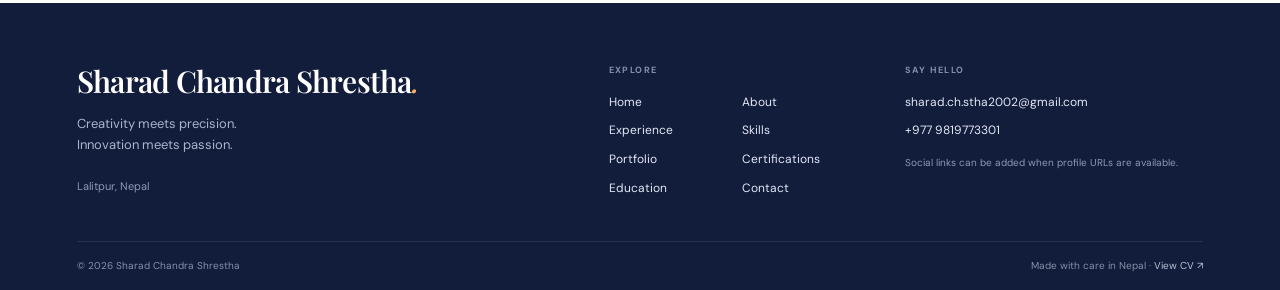
<file: portfolio/chocolate-study/index.html>
<!doctype html>
<html lang="en">
<head>
  <meta charset="utf-8"><meta name="viewport" content="width=device-width, initial-scale=1">
  <meta name="theme-color" content="#172554"><meta name="description" content="An editable sample placeholder for a chocolate artistry project by Sharad Chandra Shrestha.">
  <title>Chocolate, considered — Portfolio sample placeholder</title>
  <link rel="preconnect" href="https://fonts.googleapis.com"><link rel="preconnect" href="https://fonts.gstatic.com" crossorigin>
  <link href="https://fonts.googleapis.com/css2?family=DM+Sans:wght@400;500;600;700&family=Manrope:wght@400;500;600;700;800&family=Playfair+Display:ital,wght@0,500;0,600;1,500&display=swap" rel="stylesheet">
  <link rel="stylesheet" href="../../styles.css"><script src="../../app.js" defer></script>
</head>
<body class="page-project" data-depth="2" data-page="portfolio">
  <a class="skip-link" href="#main">Skip to content</a><div id="site-header"></div>
  <main id="main">
    <section class="page-hero"><div class="container">
      <div class="breadcrumb"><a href="../../">Home</a><span>✳</span><a href="../">Portfolio</a><span>✳</span> Chocolate study</div>
      <div class="eyebrow"><span class="eyebrow-mark">✳</span> Chocolate artistry · Sample placeholder</div>
      <h1 class="page-title">Chocolate,<br><em>considered.</em></h1>
      <p class="page-lede">An editable starting point for a visual study of chocolate. Replace this sample artwork and concept copy with a real project whenever you're ready.</p>
    </div></section>
    <section class="page-content"><div class="container content-narrow">
      <div class="project-hero-visual art-chocolate"><span class="project-hero-hero-label">SAMPLE PLACEHOLDER · NOT A REAL PROJECT</span><div class="visual-chocolate"><i></i><i></i><i></i><i></i></div></div>
      <div class="soft-panel reveal"><div class="eyebrow"><span class="eyebrow-mark">✳</span> Project overview</div><h2 class="content-heading" style="margin-top:13px">An idea in progress.</h2><p class="page-intro">This sample project slot is intended for chocolate artistry: a real photo, process image, or visual story about craft. No client, product, or completed work is represented here. Replace the illustrative graphic and this text with your own approved material.</p>
        <div class="project-details-grid"><div class="project-details-card"><h3>Category</h3><p>Chocolate Artistry</p></div><div class="project-details-card"><h3>Project status</h3><p>Editable sample placeholder</p></div><div class="project-details-card"><h3>Replace with</h3><p>Your project image, title, process, and final outcome.</p></div><div class="project-details-card"><h3>Creative direction</h3><p>Space for describing the real concept and your role.</p></div></div>
      </div>
      <div class="page-cta"><a class="text-link" href="../">← Back to portfolio</a></div>
    </div></section>
  </main><div id="site-footer"></div>
</body>
</html>
</file>
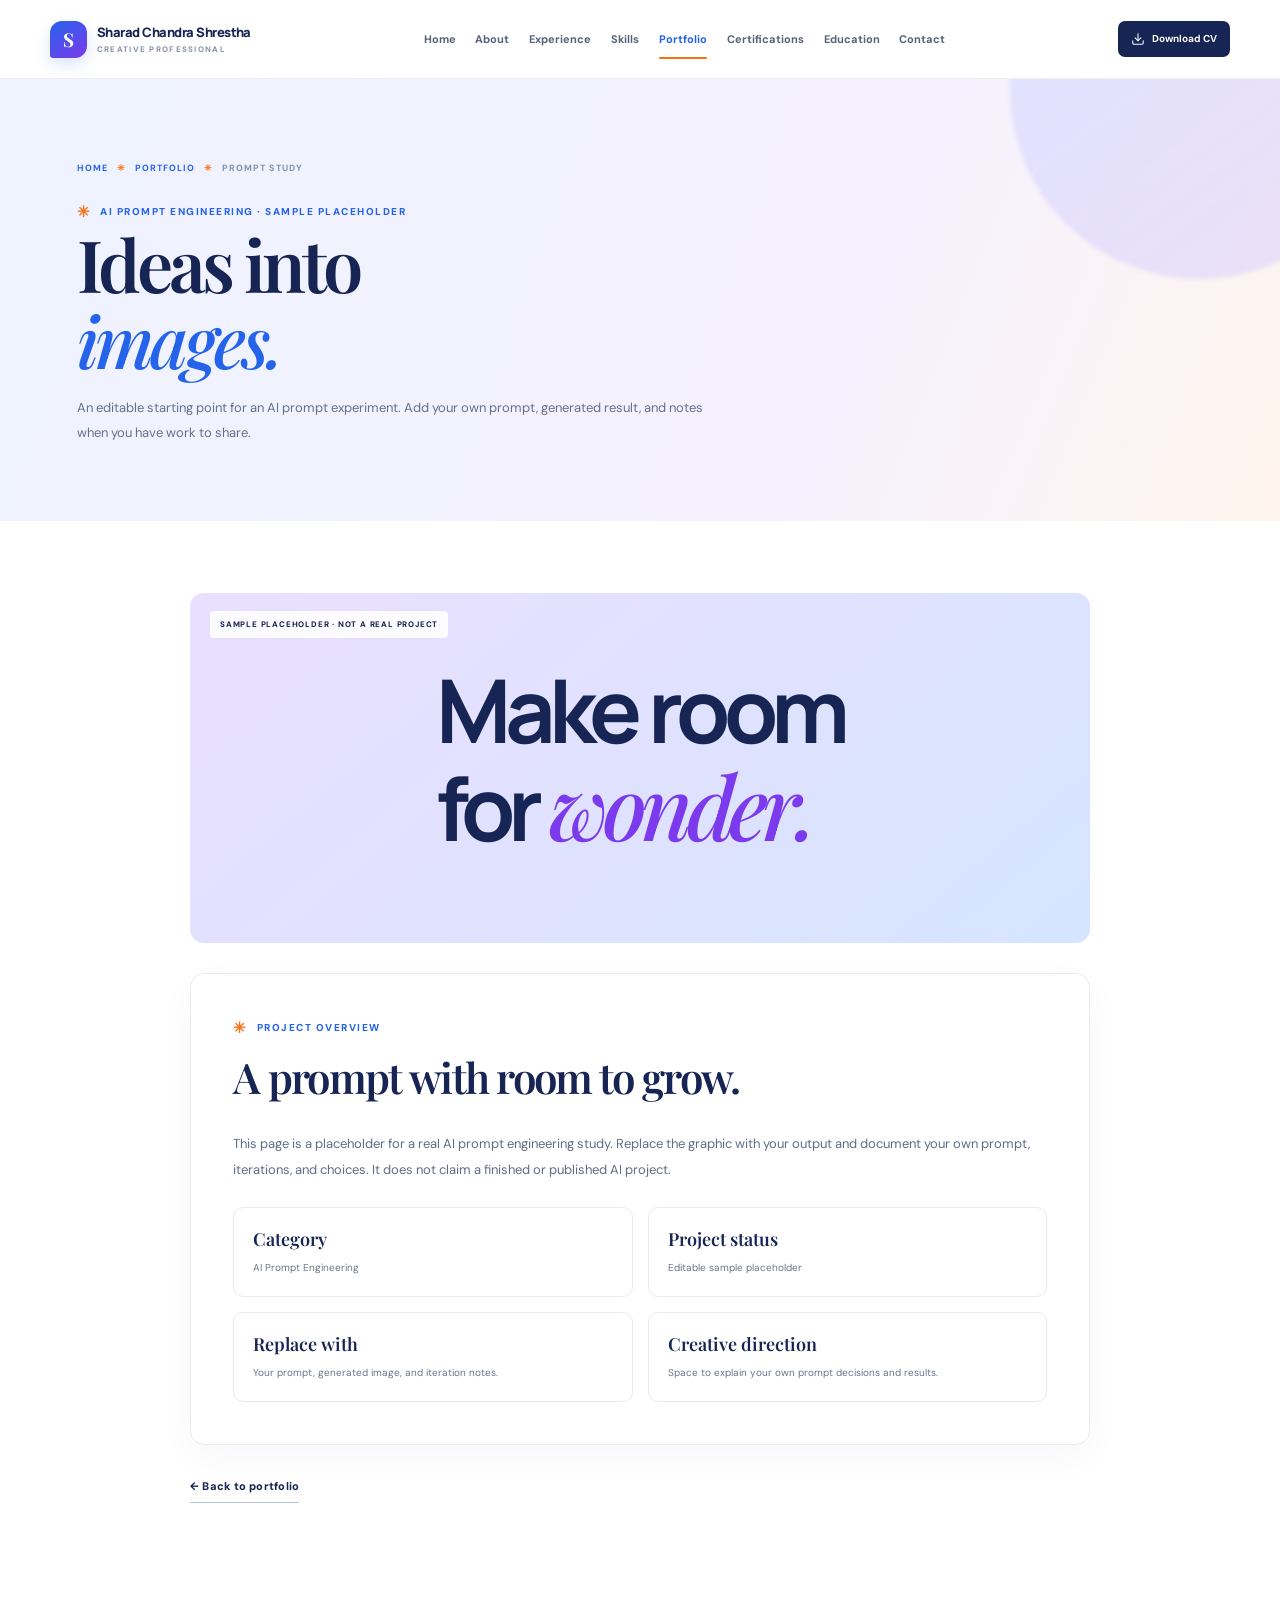
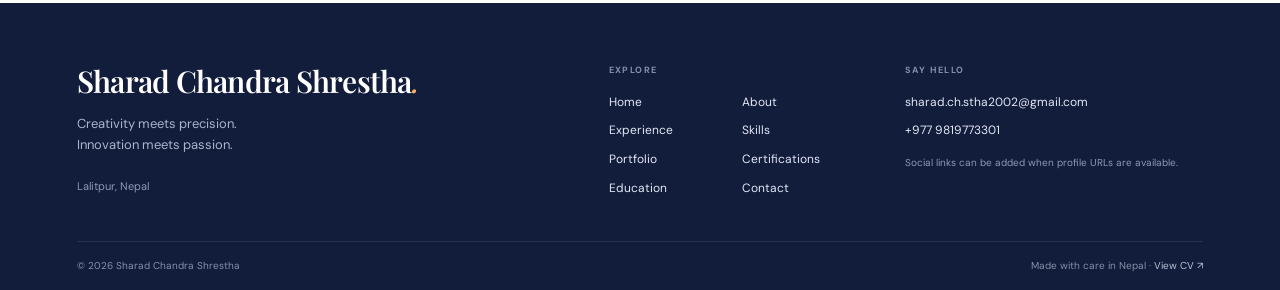
<file: portfolio/prompt-study/index.html>
<!doctype html>
<html lang="en">
<head>
  <meta charset="utf-8"><meta name="viewport" content="width=device-width, initial-scale=1">
  <meta name="theme-color" content="#172554"><meta name="description" content="An editable sample placeholder for an AI prompt engineering project by Sharad Chandra Shrestha.">
  <title>Ideas into images — Portfolio sample placeholder</title>
  <link rel="preconnect" href="https://fonts.googleapis.com"><link rel="preconnect" href="https://fonts.gstatic.com" crossorigin>
  <link href="https://fonts.googleapis.com/css2?family=DM+Sans:wght@400;500;600;700&family=Manrope:wght@400;500;600;700;800&family=Playfair+Display:ital,wght@0,500;0,600;1,500&display=swap" rel="stylesheet">
  <link rel="stylesheet" href="../../styles.css"><script src="../../app.js" defer></script>
</head>
<body class="page-project" data-depth="2" data-page="portfolio">
  <a class="skip-link" href="#main">Skip to content</a><div id="site-header"></div>
  <main id="main">
    <section class="page-hero"><div class="container">
      <div class="breadcrumb"><a href="../../">Home</a><span>✳</span><a href="../">Portfolio</a><span>✳</span> Prompt study</div>
      <div class="eyebrow"><span class="eyebrow-mark">✳</span> AI prompt engineering · Sample placeholder</div>
      <h1 class="page-title">Ideas into<br><em>images.</em></h1>
      <p class="page-lede">An editable starting point for an AI prompt experiment. Add your own prompt, generated result, and notes when you have work to share.</p>
    </div></section>
    <section class="page-content"><div class="container content-narrow">
      <div class="project-hero-visual art-prompt"><span class="project-hero-hero-label">SAMPLE PLACEHOLDER · NOT A REAL PROJECT</span><span class="visual-prompt">Make room<br>for <em>wonder.</em></span></div>
      <div class="soft-panel reveal"><div class="eyebrow"><span class="eyebrow-mark">✳</span> Project overview</div><h2 class="content-heading" style="margin-top:13px">A prompt with room to grow.</h2><p class="page-intro">This page is a placeholder for a real AI prompt engineering study. Replace the graphic with your output and document your own prompt, iterations, and choices. It does not claim a finished or published AI project.</p>
        <div class="project-details-grid"><div class="project-details-card"><h3>Category</h3><p>AI Prompt Engineering</p></div><div class="project-details-card"><h3>Project status</h3><p>Editable sample placeholder</p></div><div class="project-details-card"><h3>Replace with</h3><p>Your prompt, generated image, and iteration notes.</p></div><div class="project-details-card"><h3>Creative direction</h3><p>Space to explain your own prompt decisions and results.</p></div></div>
      </div>
      <div class="page-cta"><a class="text-link" href="../">← Back to portfolio</a></div>
    </div></section>
  </main><div id="site-footer"></div>
</body>
</html>
</file>
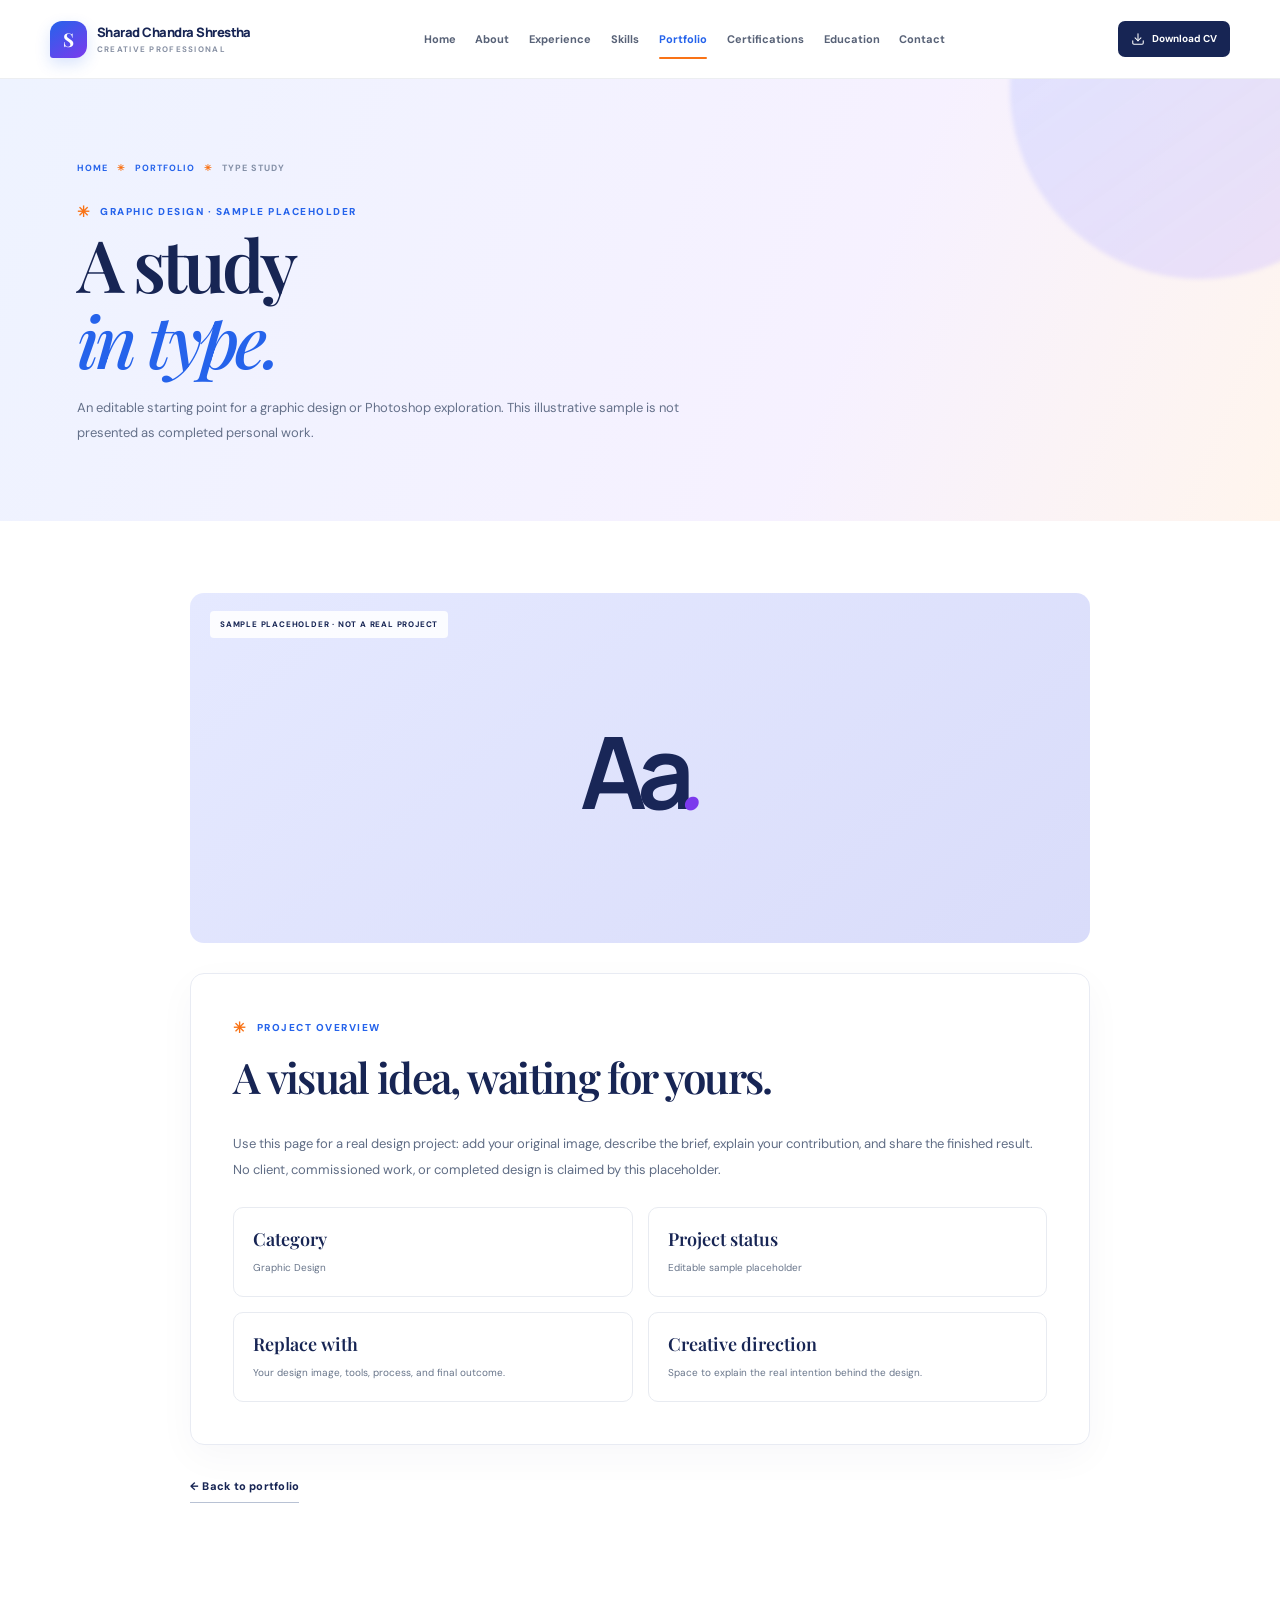
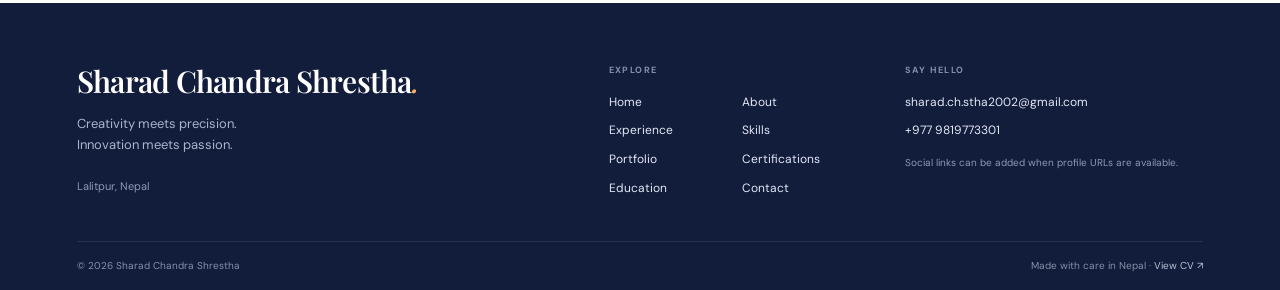
<file: portfolio/type-study/index.html>
<!doctype html>
<html lang="en">
<head>
  <meta charset="utf-8"><meta name="viewport" content="width=device-width, initial-scale=1">
  <meta name="theme-color" content="#172554"><meta name="description" content="An editable sample placeholder for a graphic design project by Sharad Chandra Shrestha.">
  <title>A study in type — Portfolio sample placeholder</title>
  <link rel="preconnect" href="https://fonts.googleapis.com"><link rel="preconnect" href="https://fonts.gstatic.com" crossorigin>
  <link href="https://fonts.googleapis.com/css2?family=DM+Sans:wght@400;500;600;700&family=Manrope:wght@400;500;600;700;800&family=Playfair+Display:ital,wght@0,500;0,600;1,500&display=swap" rel="stylesheet">
  <link rel="stylesheet" href="../../styles.css"><script src="../../app.js" defer></script>
</head>
<body class="page-project" data-depth="2" data-page="portfolio">
  <a class="skip-link" href="#main">Skip to content</a><div id="site-header"></div>
  <main id="main">
    <section class="page-hero"><div class="container">
      <div class="breadcrumb"><a href="../../">Home</a><span>✳</span><a href="../">Portfolio</a><span>✳</span> Type study</div>
      <div class="eyebrow"><span class="eyebrow-mark">✳</span> Graphic design · Sample placeholder</div>
      <h1 class="page-title">A study<br><em>in type.</em></h1>
      <p class="page-lede">An editable starting point for a graphic design or Photoshop exploration. This illustrative sample is not presented as completed personal work.</p>
    </div></section>
    <section class="page-content"><div class="container content-narrow">
      <div class="project-hero-visual art-design"><span class="project-hero-hero-label">SAMPLE PLACEHOLDER · NOT A REAL PROJECT</span><span class="visual-type">Aa<em>.</em></span></div>
      <div class="soft-panel reveal"><div class="eyebrow"><span class="eyebrow-mark">✳</span> Project overview</div><h2 class="content-heading" style="margin-top:13px">A visual idea, waiting for yours.</h2><p class="page-intro">Use this page for a real design project: add your original image, describe the brief, explain your contribution, and share the finished result. No client, commissioned work, or completed design is claimed by this placeholder.</p>
        <div class="project-details-grid"><div class="project-details-card"><h3>Category</h3><p>Graphic Design</p></div><div class="project-details-card"><h3>Project status</h3><p>Editable sample placeholder</p></div><div class="project-details-card"><h3>Replace with</h3><p>Your design image, tools, process, and final outcome.</p></div><div class="project-details-card"><h3>Creative direction</h3><p>Space to explain the real intention behind the design.</p></div></div>
      </div>
      <div class="page-cta"><a class="text-link" href="../">← Back to portfolio</a></div>
    </div></section>
  </main><div id="site-footer"></div>
</body>
</html>
</file>
<file: styles.css>
:root{--navy:#172554;--blue:#2563eb;--purple:#7c3aed;--orange:#f97316;--brown:#783f23;--cream:#fff7ed;--white:#fff;--gray:#f1f5f9;--ink:#172033;--muted:#667085;--line:#e4e9f1;--serif:"Playfair Display",Georgia,serif;--sans:"DM Sans",Arial,sans-serif;--display:Manrope,"DM Sans",Arial,sans-serif;--max:1180px;--gutter:clamp(22px,6vw,80px)}*{box-sizing:border-box}html{scroll-behavior:smooth;scroll-padding-top:96px}body{margin:0;color:var(--ink);background:#fff;font:15px/1.65 var(--sans);-webkit-font-smoothing:antialiased}body,button,input,textarea{font-family:var(--sans)}a{color:inherit;text-decoration:none}button{color:inherit;font:inherit}.container{width:min(var(--max),calc(100% - var(--gutter)*2));margin-inline:auto}.skip-link{position:absolute;left:12px;top:-60px;z-index:100;padding:10px 16px;background:#fff;border-radius:4px}.skip-link:focus{top:12px}.site-header{position:sticky;top:0;z-index:50;background:rgba(255,255,255,.92);backdrop-filter:blur(16px);border-bottom:1px solid rgba(23,37,84,.08)}.nav-shell{height:78px;width:min(1440px,calc(100% - var(--gutter)*1.3));margin:auto;display:flex;align-items:center;justify-content:space-between;gap:22px}.brand{display:flex;align-items:center;gap:10px;flex-shrink:0;color:var(--navy);font:800 13px/1.25 var(--display);letter-spacing:-.04em}.brand-mark{width:37px;height:37px;border-radius:12px 12px 12px 3px;display:grid;place-items:center;background:linear-gradient(145deg,var(--blue),var(--purple));color:#fff;font:700 19px var(--serif);box-shadow:0 6px 15px #2563eb2c}.brand-name span{display:block;color:#8790a3;font:700 8px var(--sans);letter-spacing:.16em;margin-top:3px}.main-nav{display:flex;align-items:center;gap:clamp(9px,1.55vw,24px)}.main-nav a{position:relative;padding:7px 0;color:#586277;font-size:11px;font-weight:700;white-space:nowrap;transition:color .2s}.main-nav a:hover,.main-nav a[aria-current=page]{color:var(--blue)}.main-nav a[aria-current=page]:after{content:"";position:absolute;left:0;right:0;bottom:-4px;height:2px;background:var(--orange);border-radius:4px}.nav-actions{display:flex;align-items:center;gap:15px}.nav-cv{display:flex;align-items:center;gap:7px;padding:10px 13px;background:var(--navy);color:#fff;border-radius:7px;font-size:10px;font-weight:700;white-space:nowrap;transition:transform .2s,background .2s}.nav-cv:hover{background:var(--blue);transform:translateY(-2px)}.nav-cv svg{width:14px;height:14px}.menu-toggle{display:none;width:42px;height:42px;border:1px solid var(--line);border-radius:10px;background:#fff;place-items:center;cursor:pointer}.menu-toggle svg{width:21px;height:21px}.site-footer{background:#121c3b;color:#dbe1ef}.footer-main{padding:60px 0 42px;display:grid;grid-template-columns:1.55fr .8fr .95fr;gap:45px}.footer-brand{font:600 clamp(21px,3vw,30px)/1.2 var(--serif);letter-spacing:-.025em;color:#fff}.footer-brand i{font-weight:500;color:#f8ad65}.footer-tagline{max-width:330px;margin:12px 0 18px;color:#aab5cd;font-size:13px}.footer-location{color:#8f9ab5;font-size:11px}.footer-col h2{margin:0 0 15px;color:#8390b0;font-size:9px;letter-spacing:.16em;text-transform:uppercase}.footer-links{display:grid;grid-template-columns:1fr 1fr;gap:9px 16px}.footer-links a,.footer-contact a{color:#e2e8f4;font-size:12px;transition:color .18s}.footer-links a:hover,.footer-contact a:hover{color:#ffb361}.footer-contact{display:grid;gap:9px}.social-placeholder{margin-top:5px;color:#8f9ab5;font-size:10px}.footer-bottom{padding:16px 0;border-top:1px solid #ffffff17;display:flex;justify-content:space-between;gap:15px;color:#8691aa;font-size:10px}.footer-bottom a{color:#bbc4d7}.page-transition{animation:page-in .68s cubic-bezier(.2,.8,.2,1) both}@keyframes page-in{from{opacity:0;transform:translateY(12px)}to{opacity:1;transform:none}}.reveal{opacity:0;transform:translateY(22px);transition:opacity .7s ease,transform .7s cubic-bezier(.2,.75,.3,1)}.reveal.is-visible{opacity:1;transform:none}.reveal:nth-child(2){transition-delay:.07s}.reveal:nth-child(3){transition-delay:.14s}.eyebrow{display:flex;align-items:center;gap:9px;color:var(--blue);font-size:10px;font-weight:800;letter-spacing:.15em;text-transform:uppercase}.eyebrow-mark{color:var(--orange);font-size:15px}.eyebrow-light{color:#d8e2ff}.section-pad{padding:105px 0}.text-link{display:inline-flex;align-items:center;gap:10px;color:var(--navy);font-size:11px;font-weight:800;letter-spacing:.02em;border-bottom:1px solid #b8c2d4;padding-bottom:7px;transition:gap .2s,color .2s}.text-link:hover{gap:15px;color:var(--blue)}.button{display:inline-flex;min-height:48px;align-items:center;justify-content:center;gap:16px;padding:0 19px;border-radius:8px;font-size:11px;font-weight:800;transition:transform .2s,box-shadow .2s,background .2s}.button:hover{transform:translateY(-3px);box-shadow:0 11px 26px #14224b23}.button-light{background:#fff;color:var(--navy)}.button-outline-light{border:1px solid #ffffff6b;color:white;background:#ffffff0b}.button-outline-light:hover{background:#ffffff19}.button-dark{background:var(--navy);color:#fff}.button-dark:hover{background:var(--blue)}.hero-title{animation:hero-enter .8s .08s both cubic-bezier(.2,.8,.2,1)}@keyframes hero-enter{from{opacity:0;transform:translateY(22px);clip-path:inset(0 0 100%)}to{opacity:1;transform:none;clip-path:inset(0)}}.home-hero{position:relative;overflow:hidden;isolation:isolate;min-height:min(760px,calc(100svh - 78px));padding:88px 0 35px;background:radial-gradient(ellipse at 82% 42%,#443088 0,transparent 34%),radial-gradient(ellipse at 9% 92%,#283f8a 0,transparent 44%),linear-gradient(115deg,#121b3d 0%,#172554 50%,#201d51 100%);color:#fff}.hero-grain{position:absolute;z-index:-1;inset:0;opacity:.16;background-image:url("data:image/svg+xml,%3Csvg viewBox='0 0 180 180' xmlns='http://www.w3.org/2000/svg'%3E%3Cfilter id='n'%3E%3CfeTurbulence type='fractalNoise' baseFrequency='.82' numOctaves='3' stitchTiles='stitch'/%3E%3C/filter%3E%3Crect width='100%25' height='100%25' filter='url(%23n)' opacity='.16'/%3E%3C/svg%3E")}.hero-orbit{position:absolute;border:1px solid #ffffff11;border-radius:50%;pointer-events:none}.orbit-one{width:850px;height:850px;right:-270px;top:-390px;animation:orbit-turn 55s linear infinite}.orbit-two{width:650px;height:650px;right:-166px;top:-288px;border-style:dashed;animation:orbit-turn 80s linear infinite reverse}@keyframes orbit-turn{to{transform:rotate(360deg)}}.hero-layout{position:relative;display:grid;grid-template-columns:1.08fr .92fr;align-items:center;gap:45px;min-height:500px}.hero-copy{position:relative;z-index:3;max-width:650px}.status-dot{width:7px;height:7px;border-radius:50%;background:#fdac67;box-shadow:0 0 0 4px #fdac6733}.hero-title{margin:19px 0 17px;font:700 clamp(46px,6.6vw,86px)/.99 var(--display);letter-spacing:-.075em}.name-accent{color:#ffbd7c}.period{color:#60a5fa}.hero-roles{display:flex;align-items:center;flex-wrap:wrap;gap:10px;margin:0;color:#d7deee;font-size:clamp(11px,1.25vw,14px);font-weight:600;letter-spacing:.01em}.hero-roles i{width:4px;height:4px;border-radius:50%;background:#fb9a52}.hero-intro{max-width:500px;margin:21px 0 25px;color:#bdc8df;font-size:13px;line-height:1.9}.hero-actions{display:flex;flex-wrap:wrap;gap:11px}.hero-meta{display:flex;align-items:center;gap:9px;margin-top:32px;color:#b1bdd4;font-size:10px;letter-spacing:.05em}.meta-pin{color:#ffa35f;font-size:17px}.meta-divider{height:13px;border-left:1px solid #ffffff40;margin:0 3px}.hero-art{position:relative;min-height:465px;display:grid;place-items:center;isolation:isolate}.art-sun{position:absolute;width:290px;height:290px;left:50%;top:47%;transform:translate(-50%,-50%);border-radius:50%;background:linear-gradient(140deg,#faad69,#f67c4f 55%,#7c3aed);filter:blur(.2px);opacity:.9;box-shadow:0 0 115px #f9731640;animation:sun-breathe 6s ease-in-out infinite alternate}@keyframes sun-breathe{to{transform:translate(-50%,-50%) scale(1.055);filter:hue-rotate(15deg)}}.art-ring{position:absolute;left:50%;top:47%;border:1px solid #ffffff4a;border-radius:50%;transform:translate(-50%,-50%) rotate(-22deg)}.ring-a{width:390px;height:160px;animation:orbit-turn 18s linear infinite}.ring-b{width:400px;height:230px;transform:translate(-50%,-50%) rotate(53deg);border-color:#f8be8244;animation:orbit-turn 24s linear infinite reverse}.art-frame{position:relative;width:min(300px,80%);height:380px;overflow:hidden;border:1px solid #ffffff40;border-radius:160px 160px 18px 18px;background:linear-gradient(155deg,#ffffff22,#ffffff08);backdrop-filter:blur(8px);box-shadow:0 30px 90px #070d24a1;transform:rotate(3deg);animation:frame-float 5s ease-in-out infinite alternate}.art-frame:before{content:"";position:absolute;inset:12px;border:1px solid #ffffff3b;border-radius:150px 150px 12px 12px}.art-monogram{position:absolute;top:50px;left:50%;transform:translateX(-50%);font:500 168px/.9 var(--serif);color:#fff9;letter-spacing:-.1em}.art-monogram span{color:#ffad6c}.art-photo-label{position:absolute;top:19px;left:50%;transform:translateX(-50%);white-space:nowrap;color:#fff9;font-size:7px;font-weight:800;letter-spacing:.15em}.art-caption{position:absolute;bottom:32px;left:30px;color:white}.art-caption span{display:block;font-size:8px;letter-spacing:.2em;color:#fff9;margin-bottom:10px}.art-caption strong{font:500 26px/1.15 var(--serif)}.art-coordinate{position:absolute;top:44px;right:22px;font-size:8px;line-height:1.7;letter-spacing:.08em;text-align:right;color:#ffffffb3}.floating-note{position:absolute;z-index:2;display:flex;align-items:center;gap:11px;padding:12px 16px;border:1px solid #ffffff30;border-radius:10px;background:#ffffffec;box-shadow:0 13px 35px #0e16304a;color:var(--navy);animation:note-float 4s ease-in-out infinite alternate}.floating-note span:last-child{font-size:10px;font-weight:800}.floating-note small{display:block;color:#8190a8;font-size:8px;letter-spacing:.1em;text-transform:uppercase}.note-top{top:52px;right:-10px}.note-bottom{bottom:42px;left:0;animation-delay:-2s}@keyframes note-float{to{transform:translateY(-9px) rotate(1deg)}}@keyframes frame-float{to{transform:rotate(1deg) translateY(-7px)}}.note-icon{width:34px;height:34px;border-radius:9px;display:grid;place-items:center;font-size:17px}.note-choco{background:#f8e9dc;color:var(--brown)}.note-spark{background:#f0e9ff;color:var(--purple)}.art-star{position:absolute;color:#ffd3a6}.star-one{right:12%;top:30%;font-size:23px;animation:star-pulse 3s ease-in-out infinite}.star-two{left:10%;top:22%;font-size:27px;animation:star-pulse 2.3s ease-in-out infinite alternate}@keyframes star-pulse{50%{transform:scale(.7) rotate(32deg);opacity:.55}}.hero-bottom{display:flex;align-items:center;gap:12px;color:#9daac5;font-size:8px;letter-spacing:.17em}.scroll-line{width:76px;height:1px;background:linear-gradient(90deg,#ffad6c,#fff3);margin-left:3px}.hero-bottom span:last-child{margin-left:auto}.intro-section{padding-top:105px;padding-bottom:100px}.intro-layout{display:grid;grid-template-columns:.48fr 1.52fr;gap:35px}.section-kicker{display:flex;align-items:flex-start;gap:13px;color:#65728c;font-size:11px;font-weight:700}.kicker-number{color:var(--orange);font-size:10px;letter-spacing:.08em}.intro-main{display:grid;grid-template-columns:1fr .8fr;gap:50px;align-items:end}.intro-main h2,.section-heading h2,.experience-copy h2,.page-title,.cta-layout h2{margin:0;color:var(--navy);font:600 clamp(37px,5vw,62px)/1.06 var(--serif);letter-spacing:-.055em}.intro-main h2 em,.section-heading h2 em,.experience-copy h2 em,.cta-layout h2 em{color:var(--blue);font-weight:500}.intro-description p{margin:0 0 13px;color:#637088;font-size:12px;line-height:1.9}.intro-description .text-link{margin-top:8px}.marquee-band{overflow:hidden;padding:18px 0;background:#f7d8bd;color:#783f23}.marquee-track{display:flex;align-items:center;justify-content:space-around;gap:34px;width:max-content;min-width:100%;animation:marquee 35s linear infinite}.marquee-track span{font:700 11px var(--display);letter-spacing:.17em;white-space:nowrap}.marquee-track b{font-size:15px;color:#f97316}@keyframes marquee{to{transform:translateX(-40%)}}.home-skills{background:#f7f8fb}.section-heading{display:flex;align-items:end;justify-content:space-between;gap:25px;margin-bottom:37px}.section-heading h2{margin-top:13px}.section-heading>.text-link{margin-bottom:7px}.preview-grid{display:grid;grid-template-columns:repeat(3,1fr);gap:16px}.preview-card{position:relative;min-height:310px;overflow:hidden;padding:22px 23px 20px;border-radius:13px;transition:transform .25s,box-shadow .25s}.preview-card:hover{transform:translateY(-5px);box-shadow:0 22px 45px #17255418}.preview-choco{background:linear-gradient(150deg,#f8e6d8,#fff8f1)}.preview-design{background:linear-gradient(150deg,#e6eaff,#f6f7ff)}.preview-ai{background:linear-gradient(150deg,#e8e1ff,#f7f3ff)}.preview-index{position:relative;z-index:2;color:#64718b;font-size:8px;font-weight:800;letter-spacing:.13em}.preview-symbol{height:115px;display:flex;align-items:center;justify-content:center}.chocolate-symbol{display:grid;grid-template-columns:48px 48px;grid-template-rows:40px 40px;gap:4px;transform:rotate(-12deg)}.chocolate-symbol i{border-radius:7px;background:linear-gradient(135deg,#a86a46,#68371e 70%);box-shadow:inset 2px 2px #c5966b,0 8px 12px #542a2230}.type-symbol{position:relative;color:var(--blue);font:500 71px/.9 var(--serif);letter-spacing:-.1em}.type-symbol span{position:absolute;right:-38px;top:0;color:var(--orange);font-size:31px}.ai-symbol{position:relative;color:var(--purple)}.ai-symbol span:first-child{font-size:55px;filter:drop-shadow(0 8px 10px #7c3aed2a)}.ai-symbol span:nth-child(2){margin:-31px -8px 0 0;font-size:27px;color:var(--orange)}.ai-symbol span:last-child{margin:25px 0 0 -7px;font-size:21px;color:var(--blue)}.preview-card h3{margin:0 0 7px;color:var(--navy);font:600 22px var(--serif)}.preview-card p{max-width:280px;margin:0 0 14px;color:#66738c;font-size:11px;line-height:1.8}.preview-card>a{display:inline-flex;gap:9px;color:var(--navy);font-size:9px;font-weight:800}.preview-card>a:hover{color:var(--blue)}.experience-preview{padding:89px 0;background:#fff}.experience-preview-layout{display:grid;grid-template-columns:.9fr 1.1fr;align-items:center;gap:clamp(45px,9vw,120px)}.experience-art{position:relative;min-height:315px;overflow:hidden;display:flex;flex-direction:column;justify-content:center;align-items:center;border-radius:14px;background:radial-gradient(circle at 50% 45%,#344b92 0,#1d2b63 47%,#172554 100%);color:white}.exp-orbit{position:absolute;width:330px;height:170px;border:1px solid #ffffff38;border-radius:50%;transform:rotate(-34deg)}.exp-orbit-one{animation:orbit-turn 30s linear infinite}.exp-orbit-two{width:280px;height:230px;transform:rotate(42deg);border-color:#ffb36b70;animation:orbit-turn 24s linear infinite reverse}.experience-art:before,.experience-art:after{content:"";position:absolute;width:6px;height:6px;border-radius:50%;background:#ffb36b;box-shadow:0 0 15px #ffb36b}.experience-art:before{left:21%;top:25%}.experience-art:after{right:20%;bottom:21%;background:#a78bfa}.exp-flag,.exp-location{position:relative;z-index:1;color:#c7d1ec;font-size:8px;font-weight:700;letter-spacing:.18em}.experience-art strong{position:relative;z-index:1;margin:7px 0;font:500 clamp(80px,11vw,125px)/1 var(--serif);letter-spacing:-.08em}.experience-art strong small{display:inline-block;font:800 10px var(--sans);letter-spacing:.17em;color:#ffbc7f}.experience-copy h2{margin:16px 0;font-size:clamp(35px,4.4vw,54px)}.experience-copy p{max-width:490px;margin:0 0 22px;color:#647089;font-size:12px;line-height:1.95}.portfolio-preview{background:#fff7ed}.portfolio-preview .section-heading{margin-bottom:28px}.heading-aside{max-width:310px}.heading-aside p{margin:0 0 12px;color:#737b8d;font-size:10px;line-height:1.8}.heading-aside .text-link{font-size:10px}.home-project-row{display:grid;grid-template-columns:1.2fr 1fr 1fr;gap:17px}.home-project{display:block;min-width:0}.project-label{display:block;margin:0 0 10px;color:#786955;font-size:8px;font-weight:800;letter-spacing:.14em}.home-art-chocolate,.home-art-type,.home-art-prompt{position:relative;height:220px;overflow:hidden;display:grid;place-items:center;transition:transform .3s}.home-project:hover .home-art-chocolate,.home-project:hover .home-art-type,.home-project:hover .home-art-prompt{transform:scale(.985)}.home-art-chocolate{background:radial-gradient(ellipse at 49% 45%,#a66a46,#512d25 75%)}.home-art-chocolate:before,.home-art-chocolate:after{content:"";position:absolute;width:220px;height:220px;border:1px solid #ffffff34;border-radius:50%}.home-art-chocolate:after{width:160px;height:160px;border-color:#ffc18c72}.choco-piece{position:relative;z-index:1;display:grid;grid-template-columns:55px 55px;grid-template-rows:49px 49px;gap:5px;transform:rotate(-12deg);filter:drop-shadow(0 15px 14px #20130e64)}.choco-piece i{border:1px solid #d6a77c;border-radius:5px;background:linear-gradient(140deg,#aa7050,#4a271c 70%)}.home-art-chocolate>span{position:absolute;bottom:12px;right:14px;color:#ffffffa8;font:italic 11px var(--serif)}.home-art-type{background:#dce7ff;color:#172554}.home-art-type>span{font:700 clamp(35px,4vw,54px)/.82 var(--display);letter-spacing:-.09em}.home-art-type em,.home-art-prompt em{font:italic 500 1em var(--serif);color:#7c3aed}.home-art-type i,.home-art-prompt i{position:absolute;right:14px;bottom:13px;color:#556780;font-size:7px;letter-spacing:.18em;font-style:normal}.home-art-prompt{background:linear-gradient(145deg,#e6ddff,#d8d8ff);color:#182455}.home-art-prompt>span{font:700 clamp(34px,4vw,49px)/.85 var(--display);letter-spacing:-.07em}.home-art-prompt>i{right:26px;top:20px;bottom:auto;color:#f97316;font-size:25px;font-style:normal}.project-title{display:flex;justify-content:space-between;align-items:center;padding-top:12px;color:var(--navy);font:600 17px var(--serif)}.project-title b{color:var(--blue);font:500 13px var(--sans);transition:transform .2s}.home-project:hover .project-title b{transform:translate(3px,-3px)}.home-cta{overflow:hidden;background:linear-gradient(115deg,#172554,#22256a 72%,#402074);color:white}.cta-layout{position:relative;min-height:340px;padding-top:75px;padding-bottom:75px;display:flex;align-items:center;justify-content:space-between;gap:30px}.cta-layout h2{position:relative;z-index:2;margin-top:15px;color:#fff;font-size:clamp(43px,6vw,70px)}.cta-layout h2 em{color:#ffb778}.cta-actions{position:relative;z-index:2;display:grid;justify-items:start;gap:13px}.cv-text-link{color:#d7def1;font-size:10px;font-weight:700;border-bottom:1px solid #ffffff55;padding-bottom:4px}.cv-text-link span{color:#ffb778}.cta-decoration{position:absolute;right:17%;bottom:-120px;color:#ffffff08;font:700 400px/.9 var(--serif);letter-spacing:-.1em;pointer-events:none}

/* Shared inner-page structure */
.page-hero{position:relative;overflow:hidden;padding:82px 0 75px;background:linear-gradient(112deg,#eef3ff,#f6f1ff 65%,#fff5ed)}.page-hero:after{content:"";position:absolute;width:380px;height:380px;right:-110px;top:-180px;border-radius:50%;background:linear-gradient(145deg,#c7d5ff88,#dbc8ff77);filter:blur(2px)}.page-hero .container{position:relative;z-index:1}.breadcrumb{display:flex;align-items:center;gap:9px;margin-bottom:24px;color:#8490a7;font-size:9px;font-weight:700;letter-spacing:.11em;text-transform:uppercase}.breadcrumb a{color:var(--blue)}.breadcrumb span{color:#f97316}.page-title{font-size:clamp(45px,6vw,72px);max-width:850px}.page-title em{color:var(--blue);font-weight:500}.page-lede{max-width:630px;margin:19px 0 0;color:#65718a;font-size:13px;line-height:1.9}.page-content{padding:72px 0 100px}.content-narrow{max-width:900px;margin-inline:auto}.content-heading{margin-bottom:29px;color:var(--navy);font:600 clamp(27px,3.8vw,42px)/1.15 var(--serif);letter-spacing:-.04em}.content-heading em{color:var(--blue);font-weight:500}.soft-panel{padding:clamp(23px,4vw,42px);border:1px solid #e8ebf3;border-radius:14px;background:#fff;box-shadow:0 12px 38px #17255409}.page-intro{margin:0;color:#606d85;font-size:13px;line-height:2}.page-intro strong{color:var(--navy)}.page-cta{margin-top:28px}.page-banner{display:flex;justify-content:space-between;align-items:center;gap:20px;margin-top:45px;padding:26px 30px;border-radius:12px;background:linear-gradient(110deg,#172554,#32317a);color:white}.page-banner p{margin:0;color:#d3d9e8;font-size:12px}.page-banner strong{display:block;margin-bottom:4px;color:#fff;font:500 23px var(--serif)}.timeline{position:relative;display:grid;gap:0;margin:25px 0 0 8px;padding-left:34px;border-left:1px solid #ccd5e5}.timeline-item{position:relative;padding:0 0 38px}.timeline-item:last-child{padding-bottom:0}.timeline-item:before{content:"";position:absolute;left:-42px;top:5px;width:13px;height:13px;border:3px solid white;border-radius:50%;background:var(--blue);box-shadow:0 0 0 1px #2563eb}.timeline-item:nth-child(2):before{background:var(--orange);box-shadow:0 0 0 1px #f97316}.timeline-item:nth-child(3):before{background:var(--purple);box-shadow:0 0 0 1px #7c3aed}.timeline-label{display:inline-block;margin-bottom:9px;color:var(--blue);font-size:9px;font-weight:800;letter-spacing:.14em;text-transform:uppercase}.timeline-item h3{margin:0 0 8px;color:var(--navy);font:600 22px var(--serif)}.timeline-item p{max-width:690px;margin:0;color:#69758c;font-size:12px;line-height:1.9}.value-grid{display:grid;grid-template-columns:repeat(3,1fr);gap:14px;margin-top:30px}.value-card{padding:22px;border-radius:11px;background:#f5f7fb}.value-card>span{color:var(--orange);font:600 12px var(--serif)}.value-card h3{margin:15px 0 7px;color:var(--navy);font:600 18px var(--serif)}.value-card p{margin:0;color:#69758c;font-size:10px;line-height:1.8}.resume-link{display:inline-flex;align-items:center;gap:9px}.timeline-meta{display:flex;gap:10px;flex-wrap:wrap;margin:15px 0}.meta-chip{padding:6px 10px;border-radius:99px;background:#eef3ff;color:#53617c;font-size:9px;font-weight:700}.experience-card{padding:clamp(23px,4vw,40px);border:1px solid #e8ebf3;border-radius:14px;background:#fff;box-shadow:0 14px 40px #1725540a}.experience-card-head{display:flex;align-items:flex-start;justify-content:space-between;gap:18px}.experience-card h2{margin:0;color:var(--navy);font:600 clamp(26px,4vw,38px) var(--serif)}.experience-card .place{margin:8px 0 0;color:#748098;font-size:11px}.experience-card .period-badge{padding:8px 12px;border-radius:7px;background:#fff0e4;color:#9c4a1f;font-size:9px;font-weight:800;white-space:nowrap}.experience-card>p{margin:27px 0 22px;color:#606d85;font-size:12px;line-height:2}.responsibility-list{display:grid;grid-template-columns:1fr 1fr;gap:10px}.responsibility{display:flex;gap:10px;align-items:flex-start;padding:12px;border-radius:8px;background:#f7f8fb;color:#46536d;font-size:10px}.responsibility span{color:var(--orange);font-size:13px}.workplace-placeholder{position:relative;overflow:hidden;min-height:210px;margin-top:24px;padding:25px;display:flex;align-items:flex-end;border-radius:12px;background:radial-gradient(ellipse at 78% 28%,#6777b4,#252b6a 49%,#172554 80%);color:white}.workplace-placeholder:before{content:"";position:absolute;width:190px;height:190px;right:13%;top:-80px;border:1px solid #ffffff49;border-radius:50%;box-shadow:0 0 0 28px #ffffff0b,0 0 0 56px #ffffff0a}.workplace-placeholder:after{content:"";position:absolute;width:80px;height:80px;right:28%;top:42px;border-radius:50%;background:#f2a36d99;filter:blur(15px)}.workplace-placeholder span{position:relative;z-index:1;font-size:8px;font-weight:800;letter-spacing:.16em}.transfer-grid{display:grid;grid-template-columns:repeat(4,1fr);gap:11px;margin-top:20px}.transfer-card{padding:16px 13px;border:1px solid #e9edf4;border-radius:9px;color:#56637d;font-size:10px}.transfer-card b{display:block;margin-bottom:5px;color:var(--navy);font:600 15px var(--serif)}.skill-category{margin-bottom:35px}.category-head{display:flex;align-items:center;justify-content:space-between;gap:15px;margin-bottom:15px}.category-head h2{margin:0;color:var(--navy);font:600 26px var(--serif)}.category-head span{color:#8a95a8;font-size:9px;font-weight:800;letter-spacing:.13em;text-transform:uppercase}.skill-cards{display:grid;grid-template-columns:repeat(4,1fr);gap:12px}.skill-card{position:relative;min-height:158px;padding:19px;border:1px solid #e7ebf2;border-radius:11px;background:#fff;transition:transform .22s,box-shadow .22s,border-color .22s;animation:card-pop .6s both}.skill-card:hover{transform:translateY(-5px) rotate(-.5deg);border-color:#c3d2ff;box-shadow:0 14px 28px #17255412}.skill-card:nth-child(2){animation-delay:.06s}.skill-card:nth-child(3){animation-delay:.12s}.skill-card:nth-child(4){animation-delay:.18s}@keyframes card-pop{from{opacity:0;transform:translateY(14px) scale(.97)}to{opacity:1;transform:none}}.skill-icon{width:38px;height:38px;display:grid;place-items:center;margin-bottom:17px;border-radius:10px;background:#eef3ff;color:var(--blue)}.skill-icon svg{width:20px;height:20px}.category-creative .skill-icon{background:#f2ebff;color:var(--purple)}.category-professional .skill-icon{background:#fff1e5;color:#d8651d}.category-technical .skill-icon{background:#e8f5f0;color:#278266}.skill-card h3{margin:0;color:var(--navy);font:600 16px var(--serif)}.skill-card p{margin:5px 0 0;color:#79849a;font-size:9px;line-height:1.6}.skill-footnote{padding:15px 18px;border-left:2px solid #f97316;background:#fff7ed;color:#756858;font-size:10px}
.portfolio-filter{display:flex;flex-wrap:wrap;gap:8px;margin:0 0 25px}.filter-button{padding:9px 13px;border:1px solid #e0e5ef;border-radius:30px;background:#fff;color:#5d6980;cursor:pointer;font-size:10px;font-weight:700;transition:all .2s}.filter-button:hover,.filter-button[aria-pressed=true]{border-color:var(--navy);background:var(--navy);color:#fff}.portfolio-grid{display:grid;grid-template-columns:repeat(3,1fr);gap:18px}.portfolio-card{overflow:hidden;border:1px solid #e8ebf1;border-radius:12px;background:#fff;transition:transform .25s,box-shadow .25s}.portfolio-card:hover{transform:translateY(-5px);box-shadow:0 18px 36px #17255412}.portfolio-card[hidden]{display:none}.portfolio-visual{position:relative;height:210px;overflow:hidden;display:grid;place-items:center}.portfolio-visual:after{content:"SAMPLE PLACEHOLDER";position:absolute;top:12px;left:12px;padding:6px 8px;border-radius:4px;background:#ffffffdf;color:var(--navy);font-size:7px;font-weight:800;letter-spacing:.09em}.portfolio-visual.art-chocolate{background:radial-gradient(circle at 50% 46%,#a77750,#503227 73%)}.portfolio-visual.art-design{background:#e2e8ff}.portfolio-visual.art-prompt{background:linear-gradient(145deg,#e6defb,#d9e6ff)}.portfolio-visual.art-abstract{background:radial-gradient(circle at 50% 50%,#ffb969,#f16f46 57%,#783f23)}.visual-chocolate{width:110px;height:100px;display:grid;grid-template-columns:1fr 1fr;gap:5px;transform:rotate(-11deg);filter:drop-shadow(0 15px 12px #27181162)}.visual-chocolate i{border:1px solid #d8aa7b;border-radius:5px;background:linear-gradient(135deg,#a96b45,#4c281d 72%)}.visual-type{color:#192657;font:700 49px/.78 var(--display);letter-spacing:-.1em}.visual-type em{color:#7c3aed;font:italic 500 1em var(--serif)}.visual-prompt{color:#172554;font:700 37px/.85 var(--display);letter-spacing:-.07em}.visual-prompt em{color:#7c3aed;font:italic 500 1em var(--serif)}.visual-orb{width:116px;height:116px;border:1px solid #ffffff80;border-radius:50%;background:linear-gradient(135deg,#ffc47b,#e15e44 65%,#723e5a);box-shadow:0 18px 35px #672b3055,0 0 0 18px #ffffff16}.visual-label{position:absolute;right:12px;bottom:12px;color:#fff9;font-size:7px;font-weight:700;letter-spacing:.15em}.portfolio-card-body{padding:19px}.portfolio-category{color:#8a5a35;font-size:8px;font-weight:800;letter-spacing:.12em;text-transform:uppercase}.portfolio-card h3{margin:8px 0;color:var(--navy);font:600 20px var(--serif)}.portfolio-card p{min-height:39px;margin:0;color:#6e7a90;font-size:10px;line-height:1.8}.portfolio-card .text-link{margin-top:14px;font-size:9px}.project-disclaimer{margin:23px 0 0;padding:14px 16px;border-radius:8px;background:#fff7ed;color:#785b45;font-size:10px}.project-hero-visual{position:relative;min-height:350px;margin:0 0 30px;display:grid;place-items:center;overflow:hidden;border-radius:14px}.project-hero-visual.art-chocolate{background:radial-gradient(ellipse at center,#a77750,#503227 74%)}.project-hero-visual.art-design{background:linear-gradient(140deg,#e5e9ff,#d9dcfa)}.project-hero-visual.art-prompt{background:linear-gradient(140deg,#eadfff,#d5e5ff)}.project-hero-hero-label{position:absolute;left:20px;top:18px;padding:7px 10px;border-radius:4px;background:#ffffffdf;color:var(--navy);font-size:8px;font-weight:800;letter-spacing:.1em}.project-hero-visual .visual-chocolate{width:150px;height:135px}.project-hero-visual .visual-type{font-size:clamp(58px,9vw,100px)}.project-hero-visual .visual-prompt{font-size:clamp(48px,8vw,88px)}.project-details-grid{display:grid;grid-template-columns:1fr 1fr;gap:15px;margin-top:24px}.project-details-card{padding:19px;border:1px solid #e8ebf1;border-radius:10px}.project-details-card h3{margin:0 0 8px;color:var(--navy);font:600 18px var(--serif)}.project-details-card p{margin:0;color:#68758a;font-size:10px;line-height:1.8}.certificate-grid{display:grid;grid-template-columns:1fr 1fr;gap:18px}.certificate-card{position:relative;overflow:hidden;padding:25px;border:1px solid #e6e8ed;border-radius:12px;background:#fff;transition:transform .25s,box-shadow .25s;transform-style:preserve-3d}.certificate-card:hover{transform:perspective(800px) rotateY(-2deg) rotateX(2deg) translateY(-3px);box-shadow:0 16px 38px #17255413}.certificate-placeholder{min-height:186px;padding:18px;display:grid;place-items:center;border:1px dashed #b7c1d3;border-radius:8px;background:linear-gradient(135deg,#fbfcff,#f3f5fb);text-align:center}.certificate-inner{width:100%;height:100%;min-height:145px;border:1px solid #d9deea;padding:20px;display:flex;flex-direction:column;align-items:center;justify-content:center}.certificate-seal{width:31px;height:31px;margin-bottom:11px;display:grid;place-items:center;border-radius:50%;background:#fff0e4;color:#f97316;font-size:14px}.certificate-inner small{color:#7e899e;font-size:7px;font-weight:800;letter-spacing:.19em;text-transform:uppercase}.certificate-inner strong{margin:9px 0;color:var(--navy);font:600 21px var(--serif)}.certificate-inner span{color:#7c8799;font-size:8px}.certificate-card h3{margin:18px 0 5px;color:var(--navy);font:600 20px var(--serif)}.certificate-card p{margin:0;color:#717d92;font-size:10px}.credential-note{margin-top:21px;color:#7a8497;font-size:9px}.education-layout{display:grid;grid-template-columns:.8fr 1.2fr;gap:42px;align-items:start}.edu-illustration{position:sticky;top:105px;min-height:335px;overflow:hidden;display:grid;place-items:center;border-radius:14px;background:linear-gradient(145deg,#eef3ff,#efe6ff)}.edu-illustration:before{content:"";position:absolute;width:250px;height:250px;border:1px solid #7283c340;border-radius:50%;box-shadow:0 0 0 25px #7283c314,0 0 0 50px #7283c30a}.edu-cap{position:relative;color:#273d79;font-size:82px;filter:drop-shadow(0 13px 8px #17255425);animation:cap-float 4s ease-in-out infinite alternate}@keyframes cap-float{to{transform:translateY(-9px) rotate(-5deg)}}.edu-illustration small{position:absolute;bottom:23px;color:#647397;font-size:8px;font-weight:800;letter-spacing:.15em}.education-card{padding:27px;border-left:2px solid var(--blue);background:#fff;box-shadow:0 12px 35px #1725540b}.education-card .edu-label{color:var(--blue);font-size:8px;font-weight:800;letter-spacing:.15em;text-transform:uppercase}.education-card h2{margin:9px 0;color:var(--navy);font:600 26px var(--serif)}.education-card p{margin:0;color:#707c91;font-size:11px}.education-note{margin-top:15px;color:#8791a3;font-size:9px}.language-row{display:flex;flex-wrap:wrap;gap:8px;margin-top:19px}.language-pill{padding:7px 12px;border-radius:30px;background:#f1f4fa;color:#57647d;font-size:9px;font-weight:700}.contact-hero{position:relative;overflow:hidden;background:radial-gradient(ellipse at 89% 19%,#473285 0,transparent 30%),linear-gradient(120deg,#172554,#21215c);color:#fff}.contact-hero .page-title{color:#fff}.contact-hero .page-title em{color:#ffb879}.contact-hero .page-lede{color:#c4cce1}.contact-hero .breadcrumb{color:#b4bfd8}.contact-hero .breadcrumb a{color:#a7bdff}.contact-hero .breadcrumb span{color:#ffad6b}.contact-hero:after{background:linear-gradient(145deg,#664eaa77,#f9731633)}.contact-layout{display:grid;grid-template-columns:.85fr 1.15fr;gap:24px;align-items:start}.contact-info{display:grid;gap:12px}.contact-card{display:flex;gap:14px;align-items:center;padding:18px;border:1px solid #e8ebf2;border-radius:10px;background:#fff;transition:transform .2s,box-shadow .2s}.contact-card:hover{transform:translateX(4px);box-shadow:0 10px 25px #1725540c}.contact-card-icon{width:40px;height:40px;flex-shrink:0;display:grid;place-items:center;border-radius:11px;background:#eef3ff;color:var(--blue)}.contact-card-icon svg{width:19px;height:19px}.contact-card:nth-child(2) .contact-card-icon{background:#fff0e5;color:#db681d}.contact-card:nth-child(3) .contact-card-icon{background:#f1eaff;color:var(--purple)}.contact-card small{display:block;color:#8490a4;font-size:8px;font-weight:800;letter-spacing:.13em;text-transform:uppercase}.contact-card strong{display:block;margin-top:3px;color:var(--navy);font-size:12px}.social-edit-note{padding:16px;border-radius:9px;background:#f4f6fb;color:#69758c;font-size:9px;line-height:1.8}.contact-form-card{padding:25px;border:1px solid #e6eaf1;border-radius:13px;background:#fff;box-shadow:0 16px 42px #1725540c}.contact-form-card h2{margin:0 0 7px;color:var(--navy);font:600 25px var(--serif)}.contact-form-card>p{margin:0 0 19px;color:#7b869a;font-size:10px}.form-grid{display:grid;grid-template-columns:1fr 1fr;gap:13px}.form-field{display:grid;gap:6px}.form-field.full{grid-column:1/-1}.form-field label{color:#59667d;font-size:9px;font-weight:800}.form-field input,.form-field textarea{width:100%;padding:11px 12px;border:1px solid #e0e5ee;border-radius:7px;outline:none;background:#fbfcfe;color:var(--navy);font-size:11px;transition:border-color .2s,box-shadow .2s}.form-field input:focus,.form-field textarea:focus{border-color:#7996ec;box-shadow:0 0 0 3px #2563eb14}.form-field textarea{min-height:125px;resize:vertical}.form-foot{display:flex;align-items:center;justify-content:space-between;gap:15px;margin-top:16px}.form-note{max-width:245px;color:#8a94a5;font-size:8px;line-height:1.7}.form-message{margin-top:12px;color:#37664b;font-size:10px}.contact-actions{display:flex;flex-wrap:wrap;gap:10px;margin-top:18px}.contact-actions .button{min-height:40px;font-size:9px}.button-whatsapp{background:#e7f6ec;color:#24734a}.button-whatsapp:hover{background:#d8f0e1}.social-links{display:flex;flex-wrap:wrap;gap:12px}.social-links a{color:#e2e8f4;font-size:10px}.social-links a:hover{color:#ffb361}.filter-reveal{animation:filter-in .3s ease both}@keyframes filter-in{from{opacity:0;transform:translateY(7px)}to{opacity:1;transform:none}}
@media(min-width:1450px){:root{--gutter:80px}}@media(max-width:1100px){.main-nav{gap:11px}.main-nav a{font-size:10px}.nav-shell{width:calc(100% - 38px)}.brand{font-size:11px}.nav-cv{padding:9px}.hero-layout{gap:15px}.hero-art{transform:scale(.93)}.skill-cards{grid-template-columns:repeat(3,1fr)}}@media(max-width:860px){.nav-shell{height:70px}.menu-toggle{display:grid}.nav-actions{gap:9px}.nav-cv{font-size:9px}.main-nav{position:absolute;display:none;left:0;right:0;top:69px;padding:11px var(--gutter) 18px;background:#fff;border-bottom:1px solid var(--line);box-shadow:0 15px 25px #17255412;grid-template-columns:repeat(4,1fr);gap:0 15px}.main-nav.is-open{display:grid}.main-nav a{padding:11px 0;font-size:11px}.main-nav a[aria-current=page]:after{bottom:4px;right:auto;width:22px}.home-hero{min-height:auto;padding-top:70px}.hero-layout{grid-template-columns:1fr .82fr;min-height:440px}.hero-title{font-size:clamp(47px,7vw,72px)}.hero-art{min-height:400px;transform:scale(.85);margin-inline:-24px}.intro-layout{grid-template-columns:.35fr 1.65fr}.intro-main{gap:25px}.experience-preview-layout{gap:45px}.portfolio-grid{grid-template-columns:repeat(2,1fr)}.footer-main{grid-template-columns:1.25fr 1fr;gap:35px}.footer-contact-col{grid-column:2}.education-layout{gap:25px}.contact-layout{grid-template-columns:.9fr 1.1fr;gap:16px}.contact-form-card{padding:20px}}@media(max-width:620px){:root{--gutter:22px}.nav-shell{width:calc(100% - 32px);height:66px}.brand{font-size:11px}.brand-mark{width:34px;height:34px}.brand-name span{font-size:7px}.nav-cv{font-size:0;padding:10px}.nav-cv svg{width:17px;height:17px}.menu-toggle{width:38px;height:38px}.main-nav{top:65px;grid-template-columns:repeat(2,1fr)}.section-pad{padding:73px 0}.home-hero{padding:50px 0 22px}.hero-layout{grid-template-columns:1fr;gap:7px}.hero-title{font-size:clamp(50px,14vw,76px)}.hero-intro{max-width:460px;margin:16px 0 21px;font-size:12px}.hero-roles{font-size:9px;gap:7px}.hero-actions{gap:8px}.hero-actions .button{min-height:43px;padding:0 13px;font-size:9px;gap:9px}.hero-meta{margin-top:19px;font-size:8px}.hero-art{min-height:320px;width:min(100%,390px);margin:-8px auto -3px;transform:none}.art-sun{width:210px;height:210px}.art-frame{width:220px;height:290px}.art-monogram{font-size:135px;top:39px}.art-caption{left:24px;bottom:23px}.art-caption strong{font-size:21px}.art-caption span{font-size:7px}.art-ring.ring-a{width:300px;height:125px}.art-ring.ring-b{width:310px;height:165px}.floating-note{padding:9px 11px;gap:8px}.floating-note span:last-child{font-size:9px}.floating-note small{font-size:7px}.note-icon{width:27px;height:27px}.note-top{top:16px;right:0}.note-bottom{bottom:17px;left:0}.hero-bottom{font-size:7px}.intro-layout{grid-template-columns:1fr;gap:19px}.intro-main{grid-template-columns:1fr;gap:15px}.intro-main h2,.section-heading h2,.experience-copy h2{font-size:43px}.intro-description p{font-size:11px}.marquee-track{gap:22px}.marquee-track span{font-size:9px}.section-heading{align-items:flex-start;flex-direction:column}.section-heading>.text-link{margin:0}.preview-grid{grid-template-columns:1fr;gap:11px}.preview-card{min-height:260px;padding:18px}.preview-symbol{height:85px}.preview-card h3{font-size:20px}.experience-preview{padding:65px 0}.experience-preview-layout{grid-template-columns:1fr;gap:28px}.experience-art{min-height:260px}.experience-art strong{font-size:90px}.experience-copy h2{font-size:40px}.portfolio-preview .section-heading{margin-bottom:22px}.heading-aside{max-width:400px}.home-project-row{grid-template-columns:1fr;gap:24px}.home-art-chocolate,.home-art-type,.home-art-prompt{height:220px}.project-title{font-size:16px}.cta-layout{min-height:320px;padding-top:60px;padding-bottom:60px;align-items:flex-start;flex-direction:column;justify-content:center}.cta-layout h2{font-size:49px}.cta-decoration{right:-2%;bottom:-72px;font-size:270px}.footer-main{padding:44px 0 30px;grid-template-columns:1fr 1fr;gap:27px 16px}.footer-brand-col{grid-column:1/-1}.footer-contact-col{grid-column:1/-1}.footer-links{gap:8px}.footer-links a,.footer-contact a{font-size:11px}.footer-bottom{align-items:flex-start;flex-direction:column;gap:5px}.page-hero{padding:52px 0 48px}.page-title{font-size:clamp(43px,12vw,60px)}.page-lede{font-size:11px}.page-content{padding:49px 0 70px}.content-heading{font-size:32px}.timeline{margin-left:4px;padding-left:25px}.timeline-item:before{left:-33px}.timeline-item h3{font-size:20px}.timeline-item p{font-size:11px}.value-grid{grid-template-columns:1fr}.value-card{padding:18px}.page-banner{align-items:flex-start;flex-direction:column;padding:21px}.page-banner strong{font-size:21px}.experience-card-head{flex-direction:column}.experience-card .period-badge{order:-1}.responsibility-list{grid-template-columns:1fr}.workplace-placeholder{min-height:175px}.transfer-grid{grid-template-columns:1fr 1fr}.skill-cards{grid-template-columns:1fr 1fr;gap:9px}.skill-card{min-height:142px;padding:14px}.skill-card h3{font-size:14px}.skill-icon{width:34px;height:34px;margin-bottom:13px}.category-head{align-items:flex-start;flex-direction:column;gap:5px}.category-head h2{font-size:23px}.portfolio-grid{grid-template-columns:1fr}.portfolio-visual{height:205px}.portfolio-card p{min-height:0}.certificate-grid{grid-template-columns:1fr}.certificate-card{padding:17px}.certificate-placeholder{min-height:160px}.education-layout{grid-template-columns:1fr;gap:23px}.edu-illustration{position:relative;top:auto;min-height:220px}.edu-cap{font-size:65px}.education-card{padding:21px}.education-card h2{font-size:23px}.project-hero-visual{min-height:245px}.project-details-grid{grid-template-columns:1fr}.contact-layout{grid-template-columns:1fr;gap:20px}.contact-form-card{padding:19px}.form-grid{grid-template-columns:1fr}.form-field.full{grid-column:auto}.form-foot{align-items:flex-start;flex-direction:column}.contact-actions .button{flex:1}.social-edit-note{font-size:8px}}@media(prefers-reduced-motion:reduce){*,*:before,*:after{scroll-behavior:auto!important;animation-duration:.01ms!important;animation-iteration-count:1!important;transition-duration:.01ms!important}.reveal{opacity:1;transform:none}}
</file>
